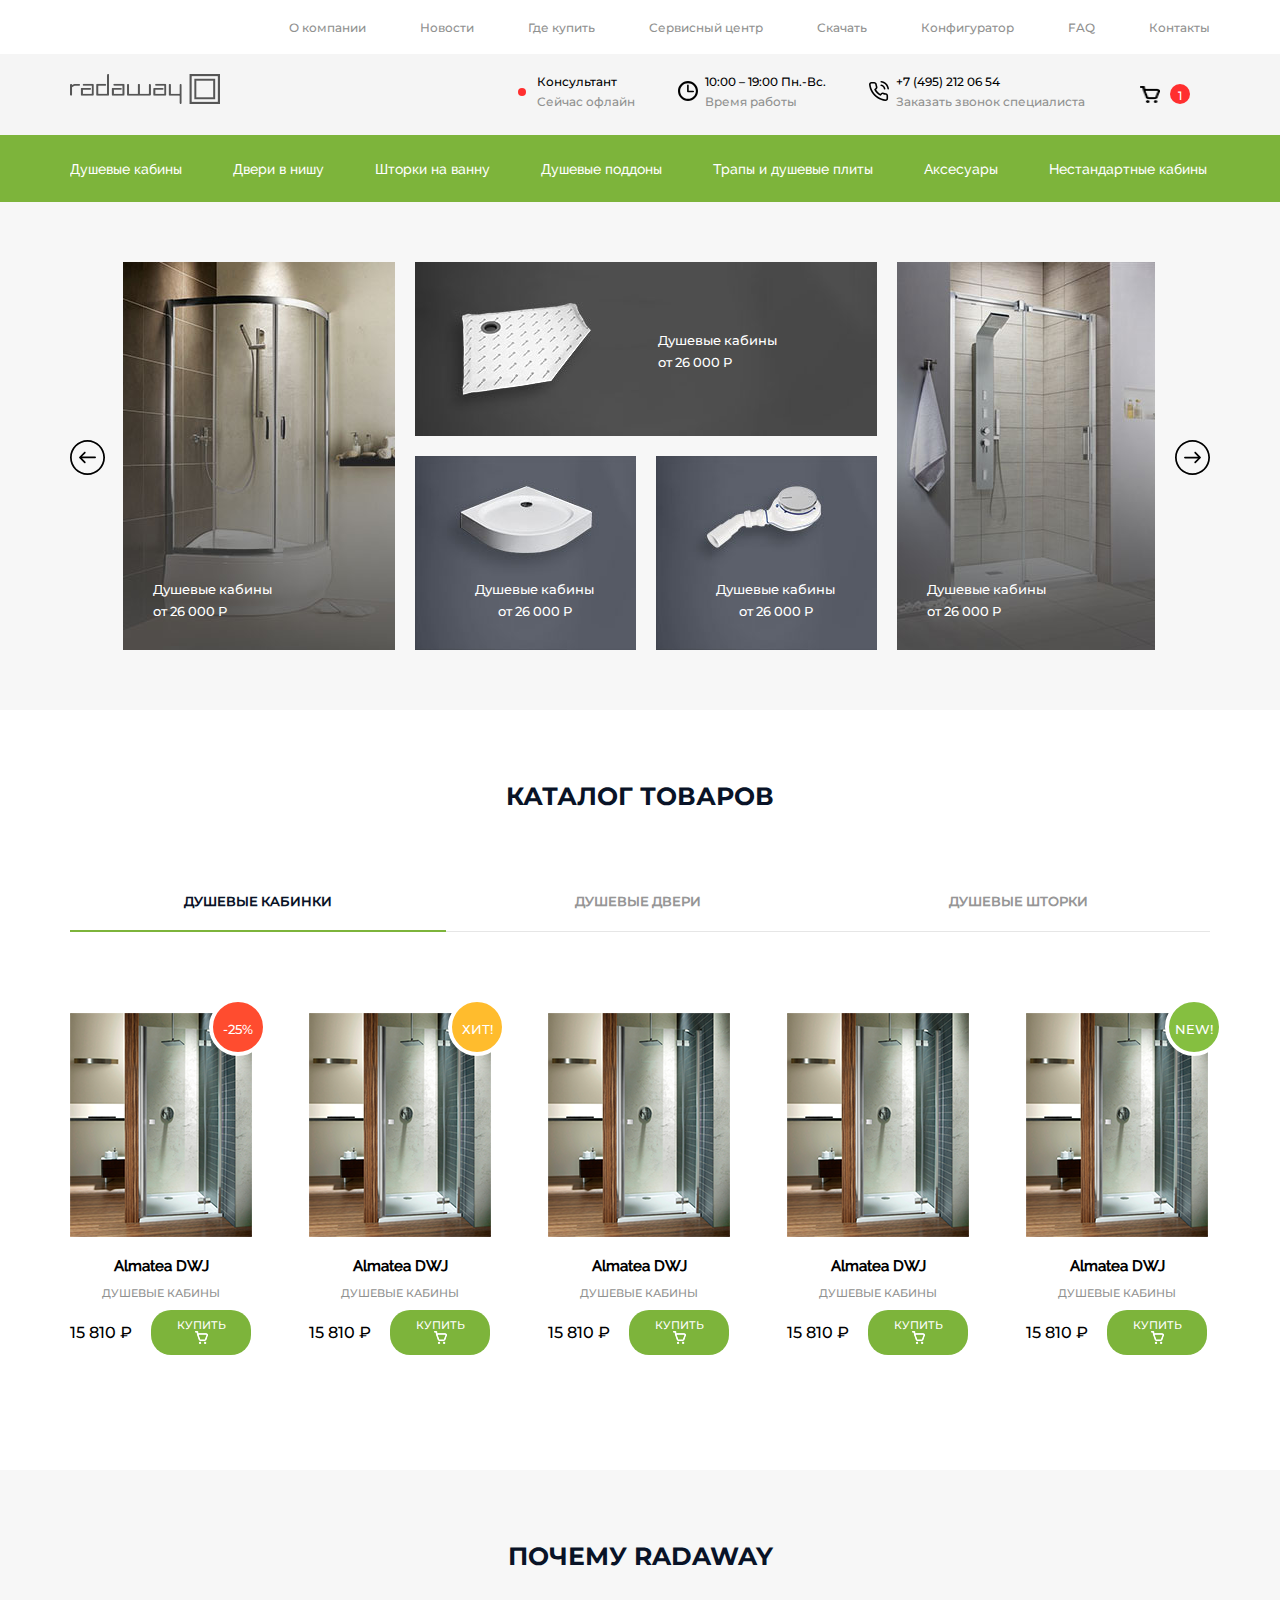
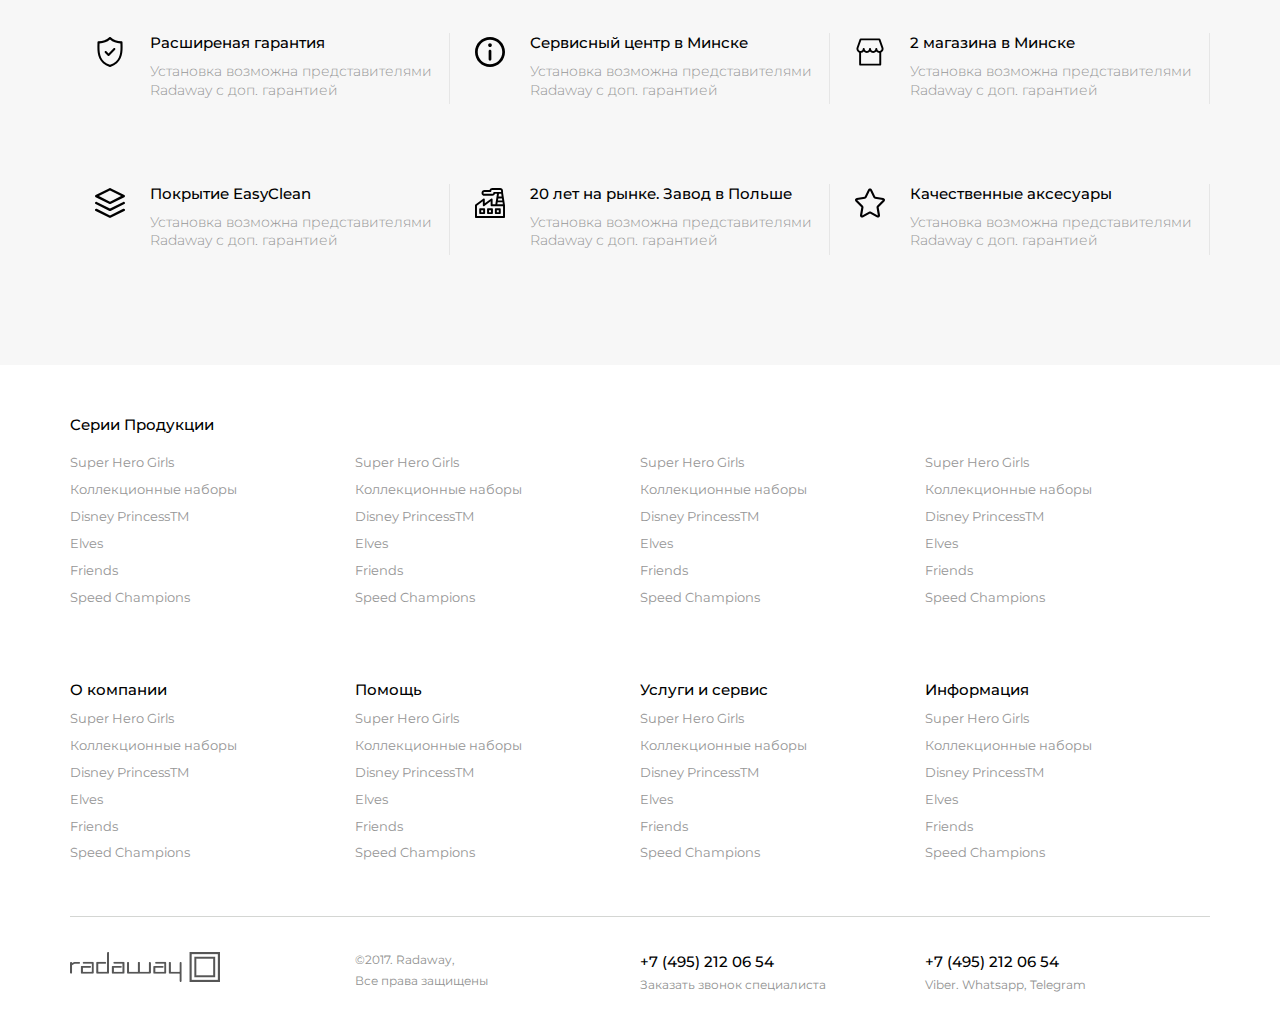
<file: index.html>
<!doctype html>
<html>

<head>
    <meta http-equiv="Content-Type" content="text/html; charset=utf-8">
    <meta http-equiv="X-UA-Compatible" content="IE=edge, chrome=1">
    <title>Main-page</title>
    <meta name="description" content="">
    <!--<base href="">-->
    <!--<link rel="shortcut icon" href="favicon.ico" type="image/x-icon">-->
    <meta name="format-detection" content="telephone=no">
    <meta name="viewport" content="width=device-width, initial-scale=1.0, minimum-scale=1.0, maximum-scale=1.0, user-scalable=no">
    <link rel="stylesheet" href="css/style.css">
</head>
    <body>
        <div class="wrapper">
            <header class="header">
                <div class="sub-header">
                    <div class="in-box">
                        <ul>
                            <li><a href="#">О компании</a></li>
                            <li><a href="#">Новости</a></li>
                            <li><a href="#">Где купить</a></li>
                            <li><a href="#">Сервисный центр</a></li>
                            <li><a href="#">Скачать</a></li>
                            <li><a href="#">Конфигуратор</a></li>
                            <li><a href="#">FAQ</a></li>
                            <li><a href="#">Контакты</a></li>
                        </ul>
                    </div>
                </div>
                <div class="main-header">
                    <div class="in-box clearfix">
                        <a href="#" class="logo"></a>
                        <div class="info-container">
                            <div class="info-block">
                                <span class="icon-info  online"></span>
                                <p class="title-style">Консультант</p>
                                <p>Сейчас офлайн</p>
                            </div>
                            <div class="info-block">
                                <span class="icon-info clock"></span>
                                <p class="title-style">10:00 – 19:00 Пн.-Вс.</p>
                                <p>Время работы</p>
                            </div>
                            <div class="info-block">
                                 <span class="icon-info phone"></span>
                                <p class="title-style">+7 (495) 212 06 54</p>
                                <p>Заказать звонок специалиста</p>
                            </div>
                            <div class="info-block product-quantity">
                                 <span class="chip_basket">
                                     <!--<img src="images/cart_icon.png" alt="">-->
                                 </span>
                                <span class="counts">1</span>
                            </div>
                        </div>
                    </div>
                </div>
            </header>
            <nav class="navigation">
                <div class="in-box">
                    <ul>
                        <li><a href="">Душевые кабины</a></li>
                        <li><a href="">Двери в нишу</a></li>
                        <li><a href="">Шторки на ванну</a></li>
                        <li><a href="">Душевые поддоны</a></li>
                        <li><a href="">Трапы и душевые плиты</a></li>
                        <li><a href="">Аксесуары</a></li>
                        <li><a href="">Нестандартные кабины</a></li>
                    </ul>
                </div>
            </nav>

            <div class="banner">
                <div class="in-box">
                    <div class="arrows-container">
                        <span class="arrow arrow-previous"></span>
                        <span class="arrow arrow-next active"></span>
                    </div>
                    <ul class="banner-categories">
                        <li>
                            <a href="#">
                                <img src="images/banner_img.jpg" alt="">
                            </a>
                            <p class="txt">
                                <a href="#">
                                    <span class="title-style">Душевые кабины </span>
                                    <span>от 26 000 Р</span>
                                </a>
                            </p>
                        </li>
                        <li class="center-item">
                            <ul>
                                <li>
                                    <a href="#" class="full-width">
                                        <img src="images/banner-img3.jpg" alt="">
                                    </a>
                                    <p class="txt">
                                        <a href="#">
                                            <span class="title-style">Душевые кабины </span>
                                            <span>от 26 000 Р</span>
                                        </a>
                                    </p>
                                </li>
                                <li>
                                    <a href="#">
                                        <img src="images/banner-img4.jpg" alt="">
                                    </a>
                                    <p class="txt">
                                        <a href="#">
                                            <span class="title-style">Душевые кабины </span>
                                            <span>от 26 000 Р</span>
                                        </a>
                                    </p>
                                </li>
                                <li>
                                    <a href="#">
                                        <img src="images/banner-img5.jpg" alt="">
                                    </a>
                                    <p class="txt">
                                        <a href="#">
                                            <span class="title-style">Душевые кабины </span>
                                            <span>от 26 000 Р</span>
                                        </a>
                                    </p>
                                </li>
                            </ul>
                        </li>
                        <li>
                            <a href="#">
                                <img src="images/banner-img2.jpg" alt="">
                            </a>
                            <p class="txt">
                                <a href="#">
                                    <span class="title-style">Душевые кабины </span>
                                    <span>от 26 000 Р</span>
                                </a>
                            </p>
                        </li>
                    </ul>
                </div>
            </div>
            <div class="section products">
                <div class="in-box">
                    <span class="section-title">каталог товаров</span>
                    <div class="tabs">
                        <span class="active">Душевые кабинки</span>
                        <span>Душевые двери</span>
                        <span>Душевые шторки</span>
                    </div>
                    <ul class="products-list">
                        <li>
                            <a href="#" class="image-link">
                                <img src="images/product.png" alt="">
                                <span class="tag percentage">-25%</span>
                            </a>
                            <p class="name">
                                <a href="#">Almatea DWJ</a>
                            </p>
                            <p class="desc">Душевые кабины</p>
                            <p class="align-container">
                                <span class="price">15 810 ₽</span>
                                <a class="btn btn-buy">
                                    Купить
                                    <span class="chip-basket"></span>
                                </a>
                            </p>

                        </li>
                        <li>
                            <a href="#" class="image-link">
                                <img src="images/product.png" alt="">
                                <span class="tag hit">Хит!</span>
                            </a>
                            <p class="name">
                                <a href="#">Almatea DWJ</a>
                            </p>
                            <p class="desc">Душевые кабины</p>
                            <p class="align-container">
                                <span class="price">15 810 ₽</span>
                                <a class="btn btn-buy">
                                    Купить
                                    <span class="chip-basket"></span>
                                </a>
                            </p>
                        </li>
                        <li>
                            <a href="#" class="image-link">
                                <img src="images/product.png" alt="">
                            </a>
                            <p class="name">
                                <a href="#">Almatea DWJ</a>
                            </p>
                            <p class="desc">Душевые кабины</p>
                            <p class="align-container">
                                <span class="price">15 810 ₽</span>
                                <a class="btn btn-buy">
                                    Купить
                                    <span class="chip-basket"></span>
                                </a>
                            </p>
                        </li>
                        <li>
                            <a href="#" class="image-link">
                                <img src="images/product.png" alt="">
                            </a>
                            <p class="name">
                                <a href="#">Almatea DWJ</a>
                            </p>
                            <p class="desc">Душевые кабины</p>
                            <p class="align-container">
                                <span class="price">15 810 ₽</span>
                                <a class="btn btn-buy">
                                    Купить
                                    <span class="chip-basket"></span>
                                </a>
                            </p>
                        </li>
                        <li class="no-margin-right">
                            <a href="#" class="image-link">
                                <img src="images/product.png" alt="">
                                <span class="tag new">New!</span>
                            </a>
                            <p class="name">
                                <a href="#">Almatea DWJ</a>
                            </p>
                            <p class="desc">Душевые кабины</p>
                            <p class="align-container">
                                <span class="price">15 810 ₽</span>
                                <a class="btn btn-buy">
                                    Купить
                                    <span class="chip-basket"></span>
                                </a>
                            </p>
                        </li>
                    </ul>
                </div>
            </div>
            <div class="section section-advantages">
                <div class="in-box">
                    <span class="section-title">почему radaway</span>
                    <ul class="advantages clearfix">
                        <li>
                            <span class="icon-advantage security"></span>
                            <p class="title title-style">Расширеная гарантия</p>
                            <p class="description">Установка возможна представителями Radaway с доп. гарантией</p>
                        </li>
                        <li>
                            <span class="icon-advantage info">
                                <!--<svg version="1.1" id="Capa_1" xmlns="http://www.w3.org/2000/svg" xmlns:xlink="http://www.w3.org/1999/xlink" x="0px" y="0px" width="30px" height="35px" viewBox="0 0 330 330" style="enable-background:new 0 0 330 330;" xml:space="preserve">-->
                                <!--<g>-->
                                    <!--<path d="M165,0C74.019,0,0,74.02,0,165.001C0,255.982,74.019,330,165,330s165-74.018,165-164.999C330,74.02,255.981,0,165,0z-->
                                         <!--M165,300c-74.44,0-135-60.56-135-134.999C30,90.562,90.56,30,165,30s135,60.562,135,135.001C300,239.44,239.439,300,165,300z"/>-->
                                    <!--<path d="M164.998,70c-11.026,0-19.996,8.976-19.996,20.009c0,11.023,8.97,19.991,19.996,19.991-->
                                        <!--c11.026,0,19.996-8.968,19.996-19.991C184.994,78.976,176.024,70,164.998,70z"/>-->
                                    <!--<path d="M165,140c-8.284,0-15,6.716-15,15v90c0,8.284,6.716,15,15,15c8.284,0,15-6.716,15-15v-90C180,146.716,173.284,140,165,140z"/>-->
                                <!--</g>-->
                                <!--</svg>-->
                            </span>
                            <p class="title title-style">Сервисный центр в Минске</p>
                            <p class="description">Установка возможна представителями Radaway с доп. гарантией</p>
                        </li>
                        <li class="no-border">
                            <span class="icon-advantage store"></span>
                            <p class="title title-style">2 магазина в Минске</p>
                            <p class="description">Установка возможна представителями Radaway с доп. гарантией</p>
                        </li>
                        <li>
                            <span class="icon-advantage layers">
                                <!--<svg xmlns="http://www.w3.org/2000/svg" width="30px" height="35px" viewBox="0 0 512.002 512.002"><path d="M500.563 119.845L265.25 2.189a20.685 20.685 0 0 0-18.499 0L11.437 119.845a20.683 20.683 0 0 0 0 36.998L246.751 274.5a20.684 20.684 0 0 0 18.499 0l235.314-117.657a20.682 20.682 0 0 0-.001-36.998zM256.001 232.878L66.933 138.344 256 43.81l189.067 94.534-189.066 94.534zM509.814 364.409c-5.108-10.216-17.533-14.355-27.749-9.25L256.001 468.19 29.936 355.158c-10.216-5.107-22.64-.965-27.748 9.25-5.109 10.217-.967 22.64 9.249 27.749l235.314 117.657a20.684 20.684 0 0 0 18.5.001l235.314-117.657c10.216-5.11 14.357-17.533 9.249-27.749z"/><path d="M509.814 246.751c-5.108-10.216-17.533-14.357-27.749-9.249L256.001 350.534 29.936 237.502c-10.216-5.108-22.64-.967-27.748 9.249-5.109 10.217-.967 22.64 9.249 27.749l235.314 117.657a20.684 20.684 0 0 0 18.5 0L500.564 274.5c10.217-5.109 14.358-17.533 9.25-27.749z"/></svg>-->
                            </span>
                            <p class="title title-style">Покрытие EasyClean</p>
                            <p class="description">Установка возможна представителями Radaway с доп. гарантией</p>
                        </li>
                        <li>
                            <span class="icon-advantage factory"></span>
                            <p class="title title-style">20 лет на рынке. Завод в Польше</p>
                            <p class="description">Установка возможна представителями Radaway с доп. гарантией</p>
                        </li>
                        <li class="no-border">
                            <span class="icon-advantage star"></span>
                            <p class="title title-style">Качественные аксесуары</p>
                            <p class="description">Установка возможна представителями Radaway с доп. гарантией</p>
                        </li>
                    </ul>
                </div>
            </div>
        </div>
        <footer class="footer">
            <div class="in-box">
                <div class="serial-products">
                    <span class="title-style">Cерии Продукции</span>
                    <ul class="menu-list">
                        <li>
                            <ul>
                                <li><a href="">Super Hero Girls</a></li>
                                <li><a href="">Коллекционные наборы</a></li>
                                <li><a href="">Disney PrincessTM</a></li>
                                <li><a href="">Elves</a></li>
                                <li><a href="">Friends</a></li>
                                <li><a href="">Speed Champions</a></li>
                            </ul>
                        </li>
                        <li>
                            <ul>
                                <li><a href="">Super Hero Girls</a></li>
                                <li><a href="">Коллекционные наборы</a></li>
                                <li><a href="">Disney PrincessTM</a></li>
                                <li><a href="">Elves</a></li>
                                <li><a href="">Friends</a></li>
                                <li><a href="">Speed Champions</a></li>
                            </ul>
                        </li>
                        <li>
                            <ul>
                                <li><a href="">Super Hero Girls</a></li>
                                <li><a href="">Коллекционные наборы</a></li>
                                <li><a href="">Disney PrincessTM</a></li>
                                <li><a href="">Elves</a></li>
                                <li><a href="">Friends</a></li>
                                <li><a href="">Speed Champions</a></li>
                            </ul>
                        </li>
                        <li>
                            <ul>
                                <li><a href="">Super Hero Girls</a></li>
                                <li><a href="">Коллекционные наборы</a></li>
                                <li><a href="">Disney PrincessTM</a></li>
                                <li><a href="">Elves</a></li>
                                <li><a href="">Friends</a></li>
                                <li><a href="">Speed Champions</a></li>
                            </ul>
                        </li>
                    </ul>
                    <ul class="menu-list">
                        <li>
                            <ul>
                                <li class="title-style">О компании</li>
                                <li><a href="">Super Hero Girls</a></li>
                                <li><a href="">Коллекционные наборы</a></li>
                                <li><a href="">Disney PrincessTM</a></li>
                                <li><a href="">Elves</a></li>
                                <li><a href="">Friends</a></li>
                                <li><a href="">Speed Champions</a></li>
                            </ul>
                        </li>
                        <li>
                            <ul>
                                <li class="title-style">Помощь</li>
                                <li><a href="">Super Hero Girls</a></li>
                                <li><a href="">Коллекционные наборы</a></li>
                                <li><a href="">Disney PrincessTM</a></li>
                                <li><a href="">Elves</a></li>
                                <li><a href="">Friends</a></li>
                                <li><a href="">Speed Champions</a></li>
                            </ul>
                        </li>
                        <li>
                            <ul>
                                <li class="title-style">Услуги и сервис</li>
                                <li><a href="">Super Hero Girls</a></li>
                                <li><a href="">Коллекционные наборы</a></li>
                                <li><a href="">Disney PrincessTM</a></li>
                                <li><a href="">Elves</a></li>
                                <li><a href="">Friends</a></li>
                                <li><a href="">Speed Champions</a></li>
                            </ul>
                        </li>
                        <li>
                            <ul>
                                <li class="title-style">Информация</li>
                                <li><a href="">Super Hero Girls</a></li>
                                <li><a href="">Коллекционные наборы</a></li>
                                <li><a href="">Disney PrincessTM</a></li>
                                <li><a href="">Elves</a></li>
                                <li><a href="">Friends</a></li>
                                <li><a href="">Speed Champions</a></li>
                            </ul>
                        </li>
                    </ul>
                </div>
                <div class="footer-contacts">
                    <ul class="menu-list contacts">
                        <li>
                            <a href="#" class="logo"></a>
                        </li>
                        <li>
                            <div class="info-block">
                                <p> ©2017. Radaway,</p>
                                <p> Все права защищены</p>
                            </div>
                        </li>
                        <li>
                            <div class="info-block">
                                <p class="title-style">+7 (495) 212 06 54</p>
                                <p>Заказать звонок специалиста</p>
                            </div>
                        </li>
                        <li>
                            <div class="info-block">
                                <p class="title-style">+7 (495) 212 06 54</p>
                                <p>Viber. Whatsapp, Telegram</p>
                            </div>
                        </li>
                    </ul>
                </div>
            </div>
        </footer>
    </body>
</html>
</file>
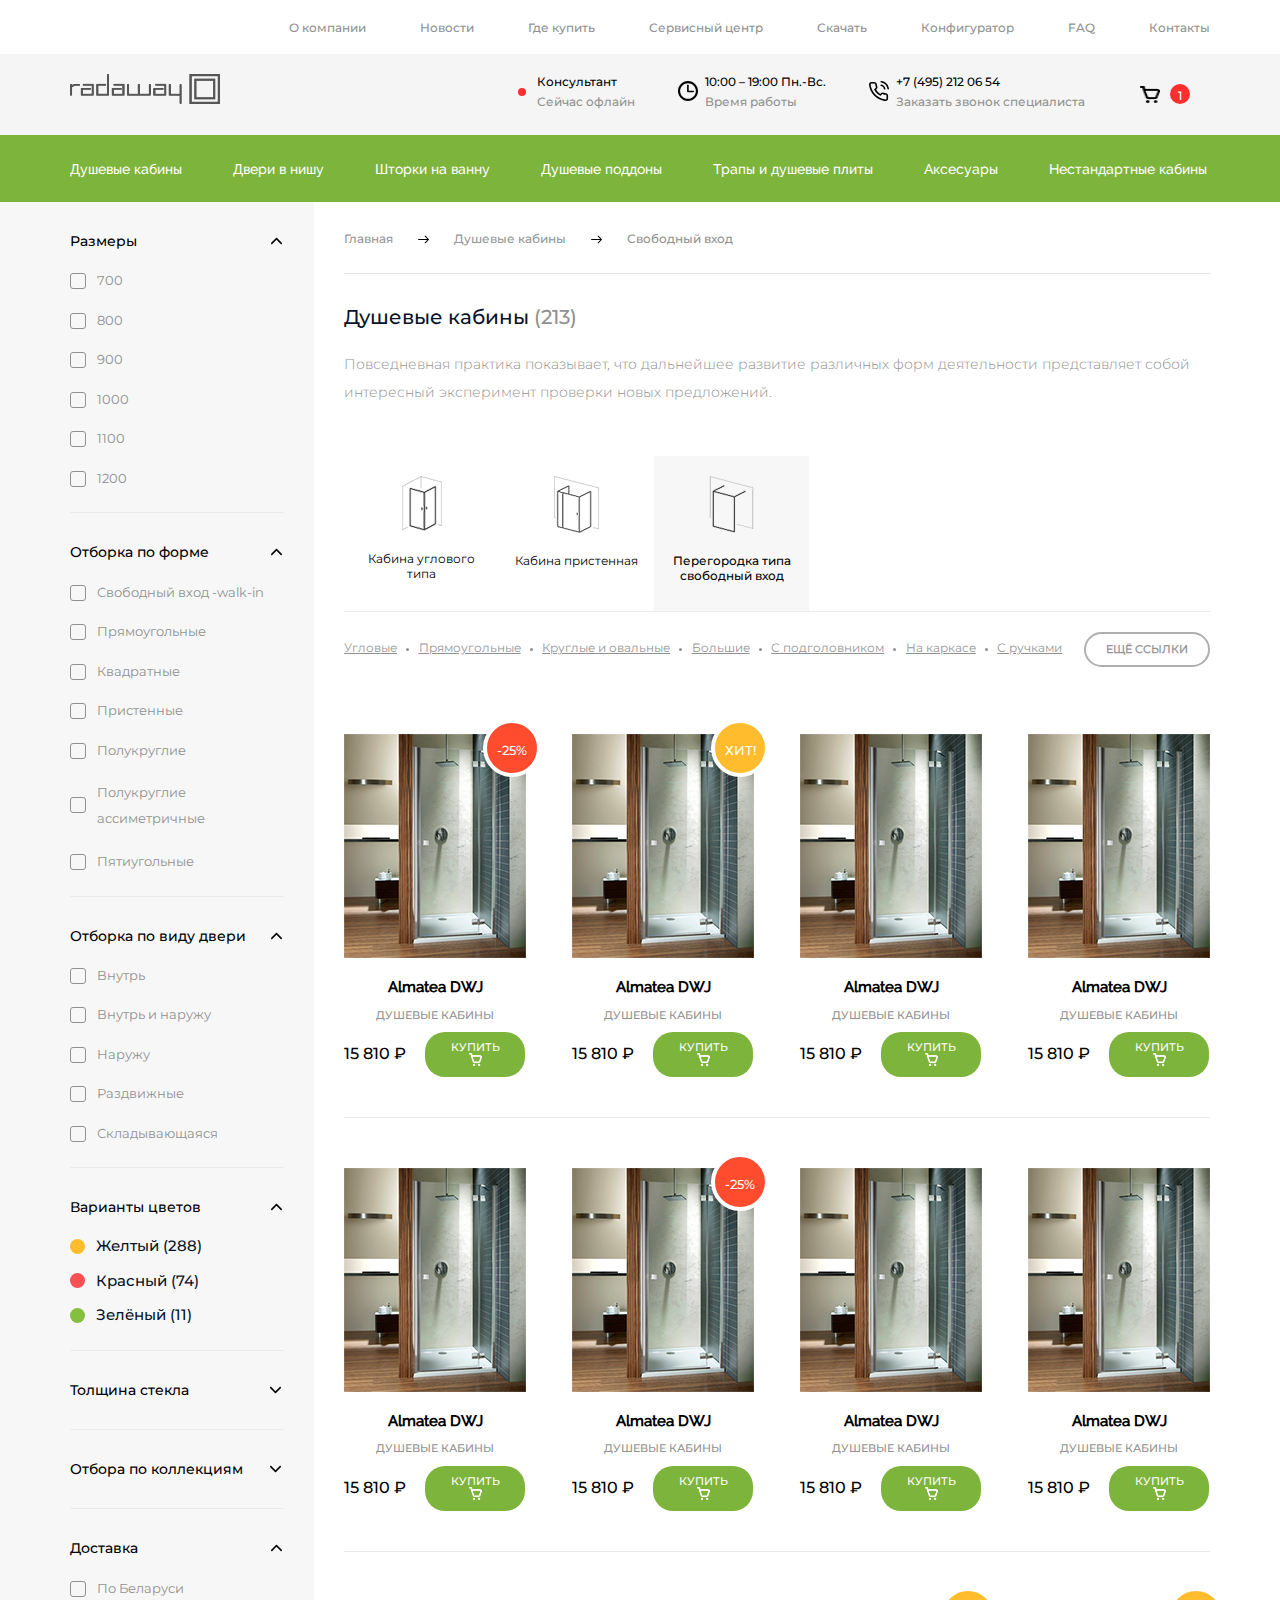
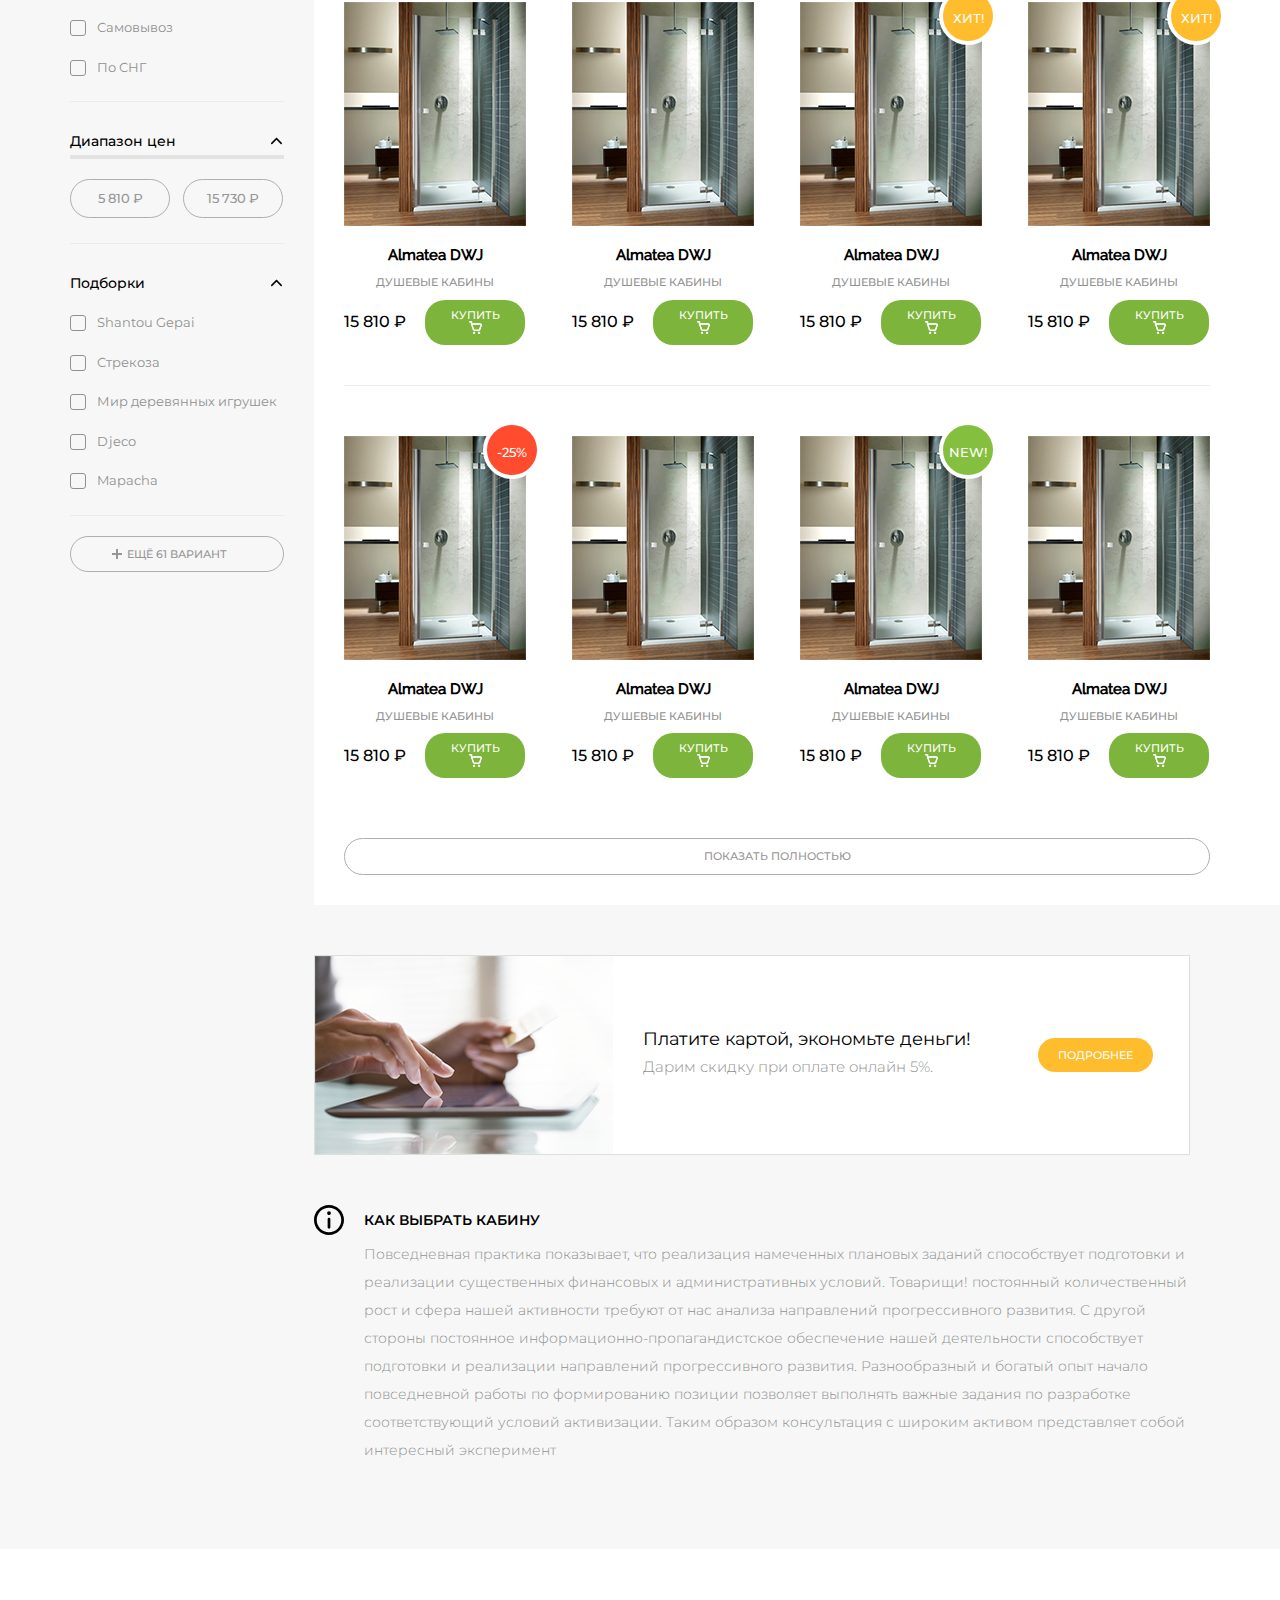
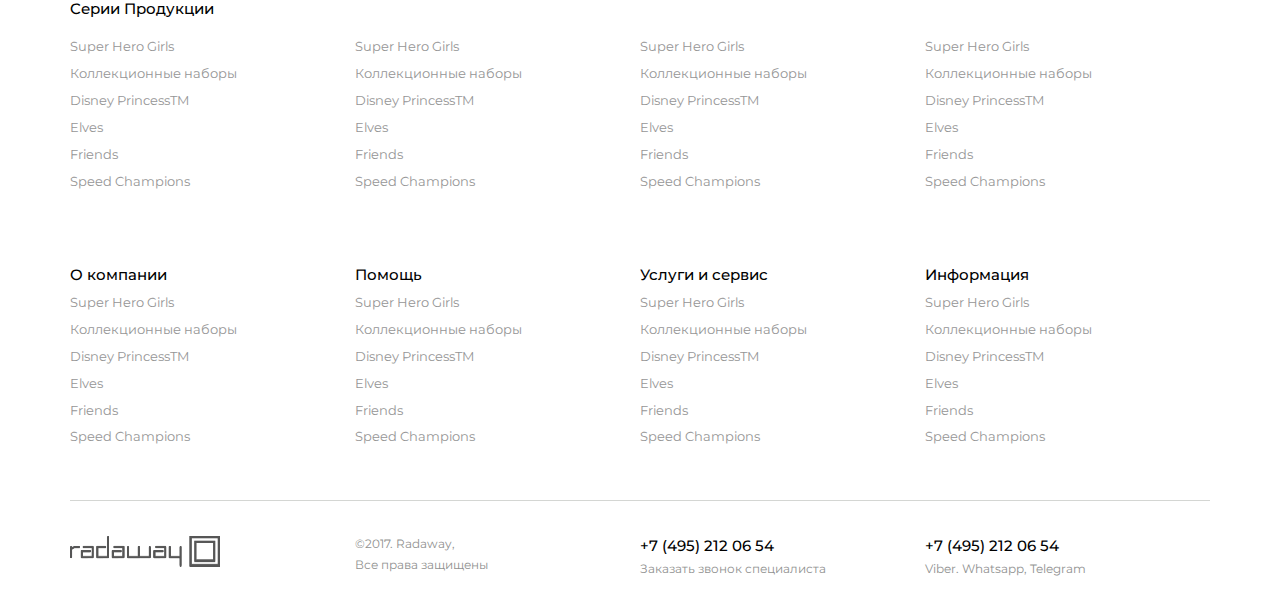
<file: catalog.html>
<!doctype html>
<html>

<head>
	<meta http-equiv="Content-Type" content="text/html; charset=utf-8">
	<meta http-equiv="X-UA-Compatible" content="IE=edge, chrome=1">
	<title>Catalog</title>
	<meta name="description" content="">
	<!--<base href="">-->
	<!--<link rel="shortcut icon" href="favicon.ico" type="image/x-icon">-->
	<meta name="format-detection" content="telephone=no">
	<meta name="viewport" content="width=device-width, initial-scale=1.0, minimum-scale=1.0, maximum-scale=1.0, user-scalable=no">
	<link rel="stylesheet" href="css/style.css">
</head>

<body>
<div class="wrapper">
	<header class="header">
		<div class="sub-header">
			<div class="in-box">
				<ul>
					<li><a href="#">О компании</a></li>
					<li><a href="#">Новости</a></li>
					<li><a href="#">Где купить</a></li>
					<li><a href="#">Сервисный центр</a></li>
					<li><a href="#">Скачать</a></li>
					<li><a href="#">Конфигуратор</a></li>
					<li><a href="#">FAQ</a></li>
					<li><a href="#">Контакты</a></li>
				</ul>
			</div>
		</div>
		<div class="main-header">
			<div class="in-box clearfix">
				<a href="#" class="logo">
					<img src="images/logo.png" alt="">
				</a>
				<div class="info-container">
					<div class="info-block">
						<span class="icon-info  online"></span>
						<p class="title-style">Консультант</p>
						<p>Сейчас офлайн</p>
					</div>
					<div class="info-block">
						<span class="icon-info clock"></span>
						<p class="title-style">10:00 – 19:00 Пн.-Вс.</p>
						<p>Время работы</p>
					</div>
					<div class="info-block">
						 <span class="icon-info phone"></span>
						<p class="title-style">+7 (495) 212 06 54</p>
						<p>Заказать звонок специалиста</p>
					</div>
					<div class="info-block product-quantity">
						 <span class="chip_basket"></span>
						<span class="counts">1</span>
					</div>
				</div>
			</div>
		</div>
	</header>
	<nav class="navigation">
		<div class="in-box">
			<ul>
				<li><a href="">Душевые кабины</a></li>
				<li><a href="">Двери в нишу</a></li>
				<li><a href="">Шторки на ванну</a></li>
				<li><a href="">Душевые поддоны</a></li>
				<li><a href="">Трапы и душевые плиты</a></li>
				<li><a href="">Аксесуары</a></li>
				<li><a href="">Нестандартные кабины</a></li>
			</ul>
		</div>
	</nav>
	<div class="main-content">
		<div class="in-box">
			<div class="col left-aside">
				<div class="filter-box open">
					<p class="title-style">Размеры
						<span class="filter-arrow-icon"></span>
					</p>
					<div class="custom-checkbox">
						<label>
							<input type="checkbox">
							<i class="icon-checkmark">
								<span class="icon-checked"></span>
							</i>
							<span>700</span>
						</label>
					</div>
					<div class="custom-checkbox">
						<label>
							<input type="checkbox">
							<i class="icon-checkmark">
								<span class="icon-checked"></span>
							</i>
							<span>800</span>
						</label>
					</div>
					<div class="custom-checkbox">
						<label>
							<input type="checkbox">
							<i class="icon-checkmark">
								<span class="icon-checked"></span>
							</i>
							<span>900</span>
						</label>
					</div>
					<div class="custom-checkbox">
						<label>
							<input type="checkbox">
							<i class="icon-checkmark">
								<span class="icon-checked"></span>
							</i>
							<span>1000</span>
						</label>
					</div>
					<div class="custom-checkbox">
						<label>
							<input type="checkbox">
							<i class="icon-checkmark">
								<span class="icon-checked"></span>
							</i>
							<span>1100</span>
						</label>
					</div>
					<div class="custom-checkbox">
						<label>
							<input type="checkbox">
							<i class="icon-checkmark">
								<span class="icon-checked"></span>
							</i>
							<span>1200</span>
						</label>
					</div>
				</div>
				<div class="filter-box open">
					<p class="title-style">Отборка по форме
						<span class="filter-arrow-icon"></span>
					</p>
					<div class="custom-checkbox">
						<label>
							<input type="checkbox">
							<i class="icon-checkmark">
								<span class="icon-checked"></span>
							</i>
							<span>Свободный вход -walk-in</span>
						</label>
					</div>
					<div class="custom-checkbox">
						<label>
							<input type="checkbox">
							<i class="icon-checkmark">
								<span class="icon-checked"></span>
							</i>
							<span>Прямоугольные</span>
						</label>
					</div>
					<div class="custom-checkbox">
						<label>
							<input type="checkbox">
							<i class="icon-checkmark">
								<span class="icon-checked"></span>
							</i>
							<span>Квадратные</span>
						</label>
					</div>
					<div class="custom-checkbox">
						<label>
							<input type="checkbox">
							<i class="icon-checkmark">
								<span class="icon-checked"></span>
							</i>
							<span>Пристенные</span>
						</label>
					</div>
					<div class="custom-checkbox">
						<label>
							<input type="checkbox">
							<i class="icon-checkmark">
								<span class="icon-checked"></span>
							</i>
							<span>Полукруглие</span>
						</label>
					</div>
					<div class="custom-checkbox">
						<label>
							<input type="checkbox">
							<i class="icon-checkmark">
								<span class="icon-checked"></span>
							</i>
							<span class="double-line">Полукруглие <br> ассиметричные</span>
						</label>
					</div>
					<div class="custom-checkbox">
						<label>
							<input type="checkbox">
							<i class="icon-checkmark">
								<span class="icon-checked"></span>
							</i>
							<span>Пятиугольные</span>
						</label>
					</div>
				</div>
				<div class="filter-box open">
					<p class="title-style">Отборка по виду двери
						<span class="filter-arrow-icon"></span>
					</p>
					<div class="custom-checkbox">
						<label>
							<input type="checkbox">
							<i class="icon-checkmark">
								<span class="icon-checked"></span>
							</i>
							<span>Внутрь</span>
						</label>
					</div>
					<div class="custom-checkbox">
						<label>
							<input type="checkbox">
							<i class="icon-checkmark">
								<span class="icon-checked"></span>
							</i>
							<span>Внутрь и наружу</span>
						</label>
					</div>
					<div class="custom-checkbox">
						<label>
							<input type="checkbox">
							<i class="icon-checkmark">
								<span class="icon-checked"></span>
							</i>
							<span>Наружу</span>
						</label>
					</div>
					<div class="custom-checkbox">
						<label>
							<input type="checkbox">
							<i class="icon-checkmark">
								<span class="icon-checked"></span>
							</i>
							<span>Раздвижные</span>
						</label>
					</div>
					<div class="custom-checkbox">
						<label>
							<input type="checkbox">
							<i class="icon-checkmark">
								<span class="icon-checked"></span>
							</i>
							<span>Складывающаяся</span>
						</label>
					</div>
				</div>
				<div class="filter-box open">
					<p class="title-style">Варианты цветов
						<span class="filter-arrow-icon"></span>
					</p>
					<div class="color-choice parameters">
						<div class="row">
							<div class="custom-radio">
								<label>
									<input type="radio" name="color">
									<i class="yellow"></i>
									<span>Желтый</span>
									<span class="color-choice-number">(288)</span>
								</label>
							</div>
							<div class="custom-radio">
								<label>
									<input type="radio" name="color">
									<i class="red"></i>
									<span>Красный</span>
									<span class="color-choice-number">(74)</span>
								</label>
							</div>
							<div class="custom-radio">
								<label>
									<input type="radio" name="color">
									<i class="green"></i>
									<span>Зелёный</span>
									<span class="color-choice-number">(11)</span>
								</label>
							</div>
						</div>
					</div>
				</div>
				<div class="filter-box">
					<p class="title-style">Толщина стекла
						<span class="filter-arrow-icon"></span>
					</p>
				</div>
				<div class="filter-box">
					<p class="title-style">Отбора по коллекциям
						<span class="filter-arrow-icon"></span>
					</p>
				</div>
				<div class="filter-box open">
					<p class="title-style">Доставка
						<span class="filter-arrow-icon"></span>
					</p>
					<div class="custom-checkbox">
						<label>
							<input type="checkbox">
							<i class="icon-checkmark">
								<span class="icon-checked"></span>
							</i>
							<span>По Беларуси</span>
						</label>
					</div>
					<div class="custom-checkbox">
						<label>
							<input type="checkbox">
							<i class="icon-checkmark">
								<span class="icon-checked"></span>
							</i>
							<span>Самовывоз</span>
						</label>
					</div>
					<div class="custom-checkbox">
						<label>
							<input type="checkbox">
							<i class="icon-checkmark">
								<span class="icon-checked"></span>
							</i>
							<span>По СНГ</span>
						</label>
					</div>

				</div>
				<div class="filter-box open">
					<p class="title-style">Диапазон цен
						<span class="filter-arrow-icon"></span>
					</p>
					<div class="parameters">
						<div class="range-line"></div>
						<a href="#" class="btn transparent">5 810 ₽</a>
						<a href="#" class="btn transparent">15 730 ₽</a>
					</div>
				</div>
				<div class="filter-box open">
					<p class="title-style">Подборки
						<span class="filter-arrow-icon"></span>
					</p>
					<div class="custom-checkbox">
						<label>
							<input type="checkbox">
							<i class="icon-checkmark">
								<span class="icon-checked"></span>
							</i>
							<span>Shantou Gepai</span>
						</label>
					</div>
					<div class="custom-checkbox">
						<label>
							<input type="checkbox">
							<i class="icon-checkmark">
								<span class="icon-checked"></span>
							</i>
							<span>Стрекоза</span>
						</label>
					</div>
					<div class="custom-checkbox">
						<label>
							<input type="checkbox">
							<i class="icon-checkmark">
								<span class="icon-checked"></span>
							</i>
							<span>Мир деревянных игрушек</span>
						</label>
					</div>
					<div class="custom-checkbox">
						<label>
							<input type="checkbox">
							<i class="icon-checkmark">
								<span class="icon-checked"></span>
							</i>
							<span>Djeco</span>
						</label>
					</div>
					<div class="custom-checkbox">
						<label>
							<input type="checkbox">
							<i class="icon-checkmark">
								<span class="icon-checked"></span>
							</i>
							<span>Mapacha</span>
						</label>
					</div>
				</div>
				<a href="#" class="btn transparent">
					<span class="plus">ещё 61 вариант</span>
				</a>
			</div>
			<div class="col main-col">
				<div class="breadcrumbs">
					<span><a href="#">Главная</a></span>
					<span class="breadcrumbs-icon"></span>
					<span><a href="#">Душевые кабины</a></span>
					<span class="breadcrumbs-icon"></span>
					<span>Свободный вход</span>
				</div>
				<div class="product-range">
					<p class="title-style">
						Душевые кабины
						<span class="range-number">(213)</span>
					</p>
					<p class="text-format">Повседневная практика показывает, что дальнейшее развитие различных форм деятельности представляет собой интересный эксперимент проверки новых предложений.</p>
				</div>
				<div>
					<ul class="product-type">
						<li>
							<span class="type-icon">
								<img src="images/product-type.png" alt="">
							</span>
							<p class="type-title">Кабина углового типа</p>
						</li>
						<li>
							<span class="type-icon">
								<img src="images/product-type2.png" alt="">
							</span>
							<p class="type-title">Кабина пристенная</p>
						</li>
						<li class="active">
							<span class="type-icon">
								<img src="images/product-type3.png" alt="">
							</span>
							<p class="type-title">Перегородка типа свободный вход</p>
						</li>
					</ul>
				</div>
				<div class="type-categories-list">
					<span class="item"><a href="#">Угловые</a></span>
					<span class="item"><a href="#">Прямоугольные</a></span>
					<span class="item"><a href="#">Круглые и овальные</a></span>
					<span class="item"><a href="#">Большие</a></span>
					<span class="item"><a href="#">С подголовником</a></span>
					<span class="item"><a href="#">На каркасе</a></span>
					<span class="item no-dot"><a href="#">С ручками</a></span>
					<span class="item-btn"><a href="#" class="btn transparent">ещё ссылки</a></span>
				</div>
				<div class="section">
					<ul class="products-list catalog-list clearfix">
						<li>
							<a href="#" class="image-link">
								<img src="images/product.png" alt="">
								<span class="tag percentage">-25%</span>
							</a>
							<p class="name">
								<a href="#">Almatea DWJ</a>
							</p>
							<p class="desc">Душевые кабины</p>
							<p class="align-container">
								<span class="price">15 810 ₽</span>
								 <a class="btn btn-buy">
									Купить
									<span class="chip-basket"></span>
								</a>
							</p>
						</li>
						<li>
							<a href="#" class="image-link">
								<img src="images/product.png" alt="">
								<span class="tag hit">Хит!</span>
							</a>
							<p class="name">
								<a href="#">Almatea DWJ</a>
							</p>
							<p class="desc">Душевые кабины</p>
							<p class="align-container">
								<span class="price">15 810 ₽</span>
								 <a class="btn btn-buy">
									Купить
									<span class="chip-basket"></span>
								</a>
							</p>
						</li>
						<li>
							<a href="#" class="image-link">
								<img src="images/product.png" alt="">
							</a>
							<p class="name">
								<a href="#">Almatea DWJ</a>
							</p>
							<p class="desc">Душевые кабины</p>
							<p class="align-container">
								<span class="price">15 810 ₽</span>
								 <a class="btn btn-buy">
									Купить
									<span class="chip-basket"></span>
								</a>
							</p>
						</li>
						<li class="no-margin-right">
							<a href="#" class="image-link">
								<img src="images/product.png" alt="">
							</a>
							<p class="name">
								<a href="#">Almatea DWJ</a>
							</p>
							<p class="desc">Душевые кабины</p>
							<p class="align-container">
								<span class="price">15 810 ₽</span>
								 <a class="btn btn-buy">
									Купить
									<span class="chip-basket"></span>
								</a>
							</p>
						</li>
						<li class="separator"></li>
						<li>
							<a href="#" class="image-link">
								<img src="images/product.png" alt="">
							</a>
							<p class="name">
								<a href="#">Almatea DWJ</a>
							</p>
							<p class="desc">Душевые кабины</p>
							<p class="align-container">
								<span class="price">15 810 ₽</span>
								 <a class="btn btn-buy">
									Купить
									<span class="chip-basket"></span>
								</a>
							</p>
						</li>
						<li>
							<a href="#" class="image-link">
								<img src="images/product.png" alt="">
								<span class="tag percentage">-25%</span>
							</a>
							<p class="name">
								<a href="#">Almatea DWJ</a>
							</p>
							<p class="desc">Душевые кабины</p>
							<p class="align-container">
								<span class="price">15 810 ₽</span>
								 <a class="btn btn-buy">
									Купить
									<span class="chip-basket"></span>
								</a>
							</p>
						</li>
						<li>
							<a href="#" class="image-link">
								<img src="images/product.png" alt="">
							</a>
							<p class="name">
								<a href="#">Almatea DWJ</a>
							</p>
							<p class="desc">Душевые кабины</p>
							<p class="align-container">
								<span class="price">15 810 ₽</span>
								 <a class="btn btn-buy">
									Купить
									<span class="chip-basket"></span>
								</a>
							</p>
						</li>
						<li class="no-margin-right">
							<a href="#" class="image-link">
								<img src="images/product.png" alt="">
							</a>
							<p class="name">
								<a href="#">Almatea DWJ</a>
							</p>
							<p class="desc">Душевые кабины</p>
							<p class="align-container">
								<span class="price">15 810 ₽</span>
								 <a class="btn btn-buy">
									Купить
									<span class="chip-basket"></span>
								</a>
							</p>
						</li>
						<li class="separator"></li>
						<li>
							<a href="#" class="image-link">
								<img src="images/product.png" alt="">
							</a>
							<p class="name">
								<a href="#">Almatea DWJ</a>
							</p>
							<p class="desc">Душевые кабины</p>
							<p class="align-container">
								<span class="price">15 810 ₽</span>
								 <a class="btn btn-buy">
									Купить
									<span class="chip-basket"></span>
								</a>
							</p>
						</li>
						<li>
							<a href="#" class="image-link">
								<img src="images/product.png" alt="">
							</a>
							<p class="name">
								<a href="#">Almatea DWJ</a>
							</p>
							<p class="desc">Душевые кабины</p>
							<p class="align-container">
								<span class="price">15 810 ₽</span>
								 <a class="btn btn-buy">
									Купить
									<span class="chip-basket"></span>
								</a>
							</p>
						</li>
						<li>
							<a href="#" class="image-link">
								<img src="images/product.png" alt="">
								<span class="tag hit">Хит!</span>
							</a>
							<p class="name">
								<a href="#">Almatea DWJ</a>
							</p>
							<p class="desc">Душевые кабины</p>
							<p class="align-container">
								<span class="price">15 810 ₽</span>
								 <a class="btn btn-buy">
									Купить
									<span class="chip-basket"></span>
								</a>
							</p>
						</li>
						<li class="no-margin-right">
							<a href="#" class="image-link">
								<img src="images/product.png" alt="">
								<span class="tag hit">Хит!</span>
							</a>
							<p class="name">
								<a href="#">Almatea DWJ</a>
							</p>
							<p class="desc">Душевые кабины</p>
							<p class="align-container">
								<span class="price">15 810 ₽</span>
								 <a class="btn btn-buy">
									Купить
									<span class="chip-basket"></span>
								</a>
							</p>
						</li>
						<li class="separator"></li>
						<li>
							<a href="#" class="image-link">
								<img src="images/product.png" alt="">
								<span class="tag percentage">-25%</span>
							</a>
							<p class="name">
								<a href="#">Almatea DWJ</a>
							</p>
							<p class="desc">Душевые кабины</p>
							<p class="align-container">
								<span class="price">15 810 ₽</span>
								 <a class="btn btn-buy">
									Купить
									<span class="chip-basket"></span>
								</a>
							</p>
						</li>
						<li>
							<a href="#" class="image-link">
								<img src="images/product.png" alt="">
							</a>
							<p class="name">
								<a href="#">Almatea DWJ</a>
							</p>
							<p class="desc">Душевые кабины</p>
							<p class="align-container">
								<span class="price">15 810 ₽</span>
								 <a class="btn btn-buy">
									Купить
									<span class="chip-basket"></span>
								</a>
							</p>
						</li>
						<li>
							<a href="#" class="image-link">
								<img src="images/product.png" alt="">
								<span class="tag new">New!</span>
							</a>
							<p class="name">
								<a href="#">Almatea DWJ</a>
							</p>
							<p class="desc">Душевые кабины</p>
							<p class="align-container">
								<span class="price">15 810 ₽</span>
								 <a class="btn btn-buy">
									Купить
									<span class="chip-basket"></span>
								</a>
							</p>
						</li>
						<li class="no-margin-right">
							<a href="#" class="image-link">
								<img src="images/product.png" alt="">
							</a>
							<p class="name">
								<a href="#">Almatea DWJ</a>
							</p>
							<p class="desc">Душевые кабины</p>
							<p class="align-container">
								<span class="price">15 810 ₽</span>
								 <a class="btn btn-buy">
									Купить
									<span class="chip-basket"></span>
								</a>
							</p>
						</li>
					</ul>
					<a href="#" class="btn transparent">показать полностью</a>
				</div>
			</div>
		</div>
		<div class="main-content banner-content">
			<div class="in-box">
				<div class="col main-col banner-col">
					<div class="catalog-banner-section">
						<div class="catalog-banner">
							<div class="catalog-banner-img">
								<img src="images/catalog-banner.png" alt="">
							</div>
							<div class="text">
								<p class="title-style">Платите картой, экономьте деньги!</p>
								<p>Дарим скидку при оплате онлайн 5%.</p>
							</div>
							<div class="details">
								<a href="#" class="btn orange">подробнее</a>
							</div>
						</div>
					</div>
					<div class="add-info">
						<p class="title-style">
						<span class="add-info-icon"></span>
						<span class="text">как выбрать кабину</span>
						</p>
						<p class="text-format">Повседневная практика показывает, что реализация намеченных плановых заданий способствует подготовки и реализации существенных финансовых и административных условий. Товарищи! постоянный количественный рост и сфера нашей активности требуют от нас анализа направлений прогрессивного развития. С другой стороны постоянное информационно-пропагандистское обеспечение нашей деятельности способствует подготовки и реализации направлений прогрессивного развития. Разнообразный и богатый опыт начало повседневной работы по формированию позиции позволяет выполнять важные задания по разработке соответствующий условий активизации. Таким образом консультация с широким активом представляет собой интересный эксперимент </p>
					</div>
				</div>
			</div>
		</div>
	</div>
</div>
<footer class="footer">
	<div class="in-box">
		<div class="serial-products">
			<span class="title-style">Cерии Продукции</span>
			<ul class="menu-list">
				<li>
					<ul>
						<li><a href="">Super Hero Girls</a></li>
						<li><a href="">Коллекционные наборы</a></li>
						<li><a href="">Disney PrincessTM</a></li>
						<li><a href="">Elves</a></li>
						<li><a href="">Friends</a></li>
						<li><a href="">Speed Champions</a></li>
					</ul>
				</li>
				<li>
					<ul>
						<li><a href="">Super Hero Girls</a></li>
						<li><a href="">Коллекционные наборы</a></li>
						<li><a href="">Disney PrincessTM</a></li>
						<li><a href="">Elves</a></li>
						<li><a href="">Friends</a></li>
						<li><a href="">Speed Champions</a></li>
					</ul>
				</li>
				<li>
					<ul>
						<li><a href="">Super Hero Girls</a></li>
						<li><a href="">Коллекционные наборы</a></li>
						<li><a href="">Disney PrincessTM</a></li>
						<li><a href="">Elves</a></li>
						<li><a href="">Friends</a></li>
						<li><a href="">Speed Champions</a></li>
					</ul>
				</li>
				<li>
					<ul>
						<li><a href="">Super Hero Girls</a></li>
						<li><a href="">Коллекционные наборы</a></li>
						<li><a href="">Disney PrincessTM</a></li>
						<li><a href="">Elves</a></li>
						<li><a href="">Friends</a></li>
						<li><a href="">Speed Champions</a></li>
					</ul>
				</li>
			</ul>
			<ul class="menu-list">
				<li>
					<ul>
						<li class="title-style">О компании</li>
						<li><a href="">Super Hero Girls</a></li>
						<li><a href="">Коллекционные наборы</a></li>
						<li><a href="">Disney PrincessTM</a></li>
						<li><a href="">Elves</a></li>
						<li><a href="">Friends</a></li>
						<li><a href="">Speed Champions</a></li>
					</ul>
				</li>
				<li>
					<ul>
						<li class="title-style">Помощь</li>
						<li><a href="">Super Hero Girls</a></li>
						<li><a href="">Коллекционные наборы</a></li>
						<li><a href="">Disney PrincessTM</a></li>
						<li><a href="">Elves</a></li>
						<li><a href="">Friends</a></li>
						<li><a href="">Speed Champions</a></li>
					</ul>
				</li>
				<li>
					<ul>
						<li class="title-style">Услуги и сервис</li>
						<li><a href="">Super Hero Girls</a></li>
						<li><a href="">Коллекционные наборы</a></li>
						<li><a href="">Disney PrincessTM</a></li>
						<li><a href="">Elves</a></li>
						<li><a href="">Friends</a></li>
						<li><a href="">Speed Champions</a></li>
					</ul>
				</li>
				<li>
					<ul>
						<li class="title-style">Информация</li>
						<li><a href="">Super Hero Girls</a></li>
						<li><a href="">Коллекционные наборы</a></li>
						<li><a href="">Disney PrincessTM</a></li>
						<li><a href="">Elves</a></li>
						<li><a href="">Friends</a></li>
						<li><a href="">Speed Champions</a></li>
					</ul>
				</li>
			</ul>
		</div>
		<div class="footer-contacts">
			<ul class="menu-list contacts">
				<li>
					<a href="#" class="logo">
						<img src="images/logo.png" alt="">
					</a>
				</li>
				<li>
					<div class="info-block">
						<p> ©2017. Radaway,</p>
						<p> Все права защищены</p>
					</div>
				</li>
				<li>
					<div class="info-block">
						<p class="title-style">+7 (495) 212 06 54</p>
						<p>Заказать звонок специалиста</p>
					</div>
				</li>
				<li>
					<div class="info-block">
						<p class="title-style">+7 (495) 212 06 54</p>
						<p>Viber. Whatsapp, Telegram</p>
					</div>
				</li>
			</ul>
		</div>
	</div>
</footer>
</body>
</html>
</file>
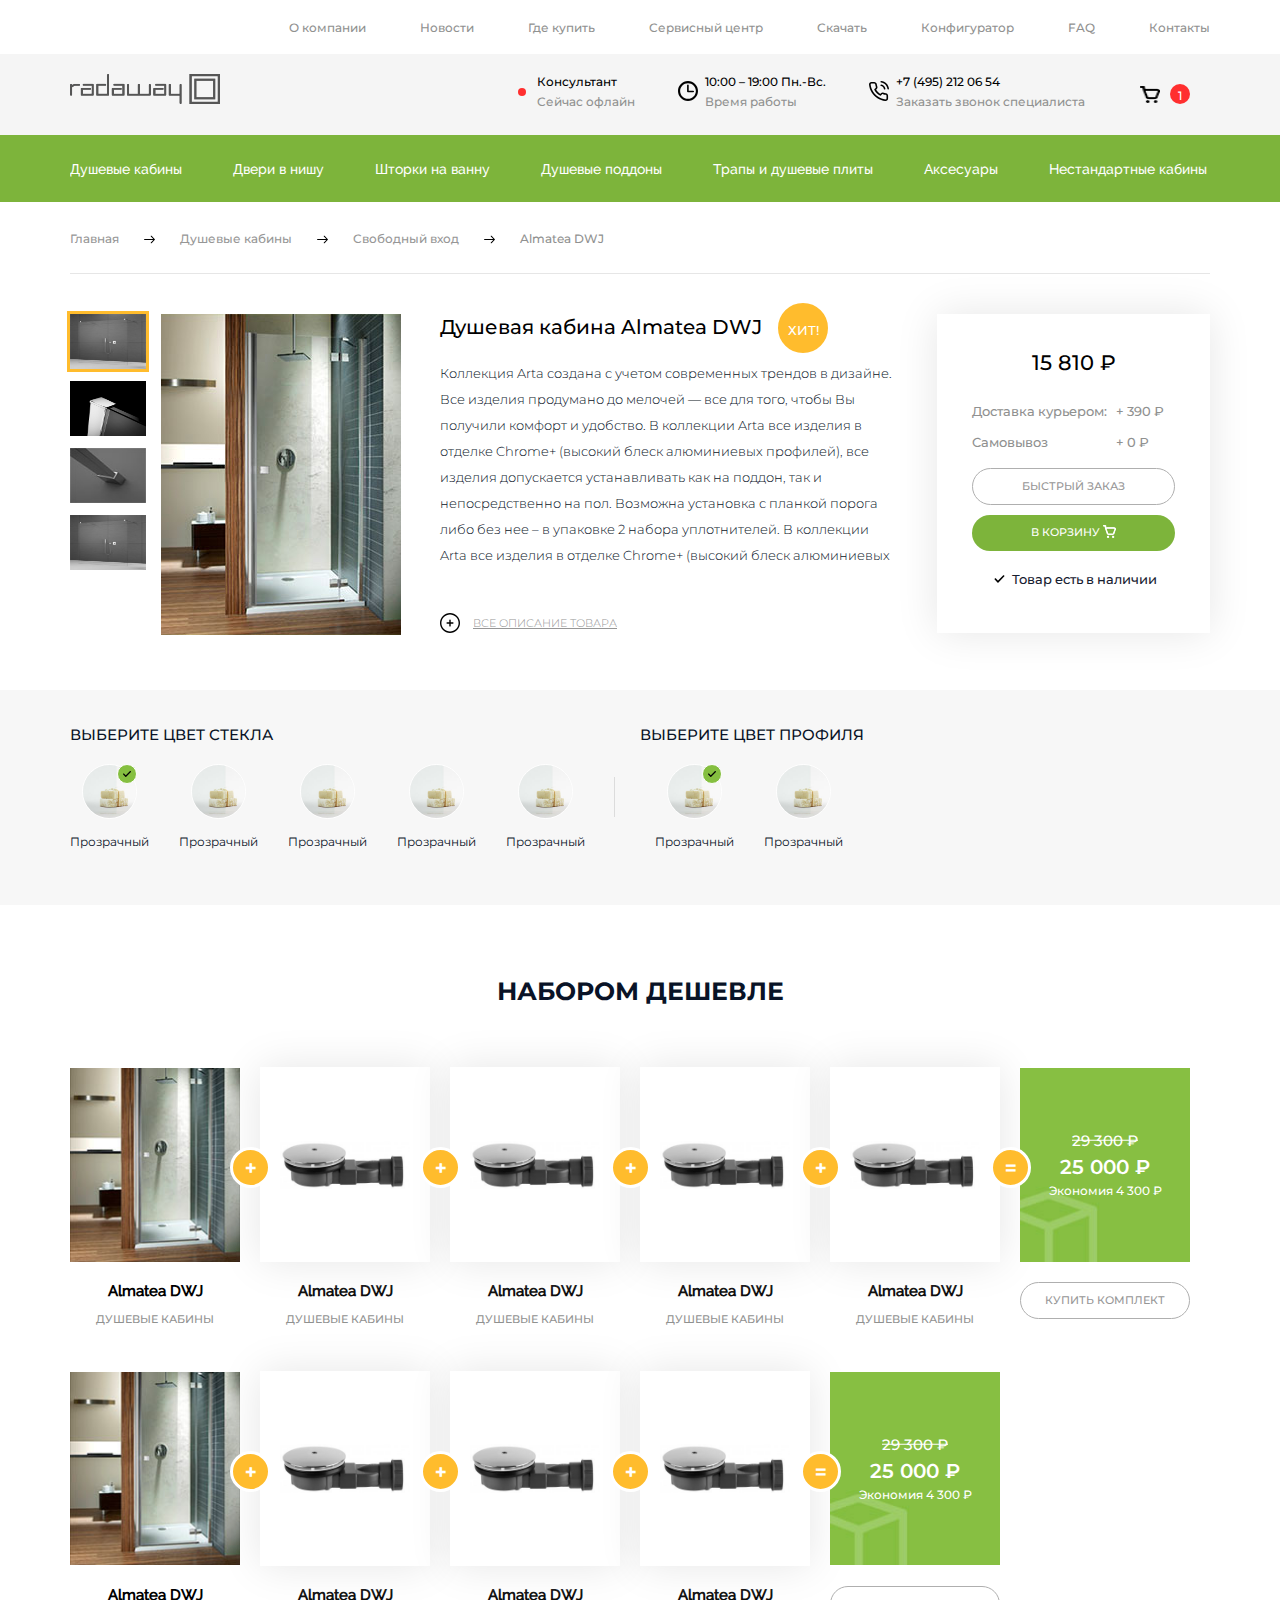
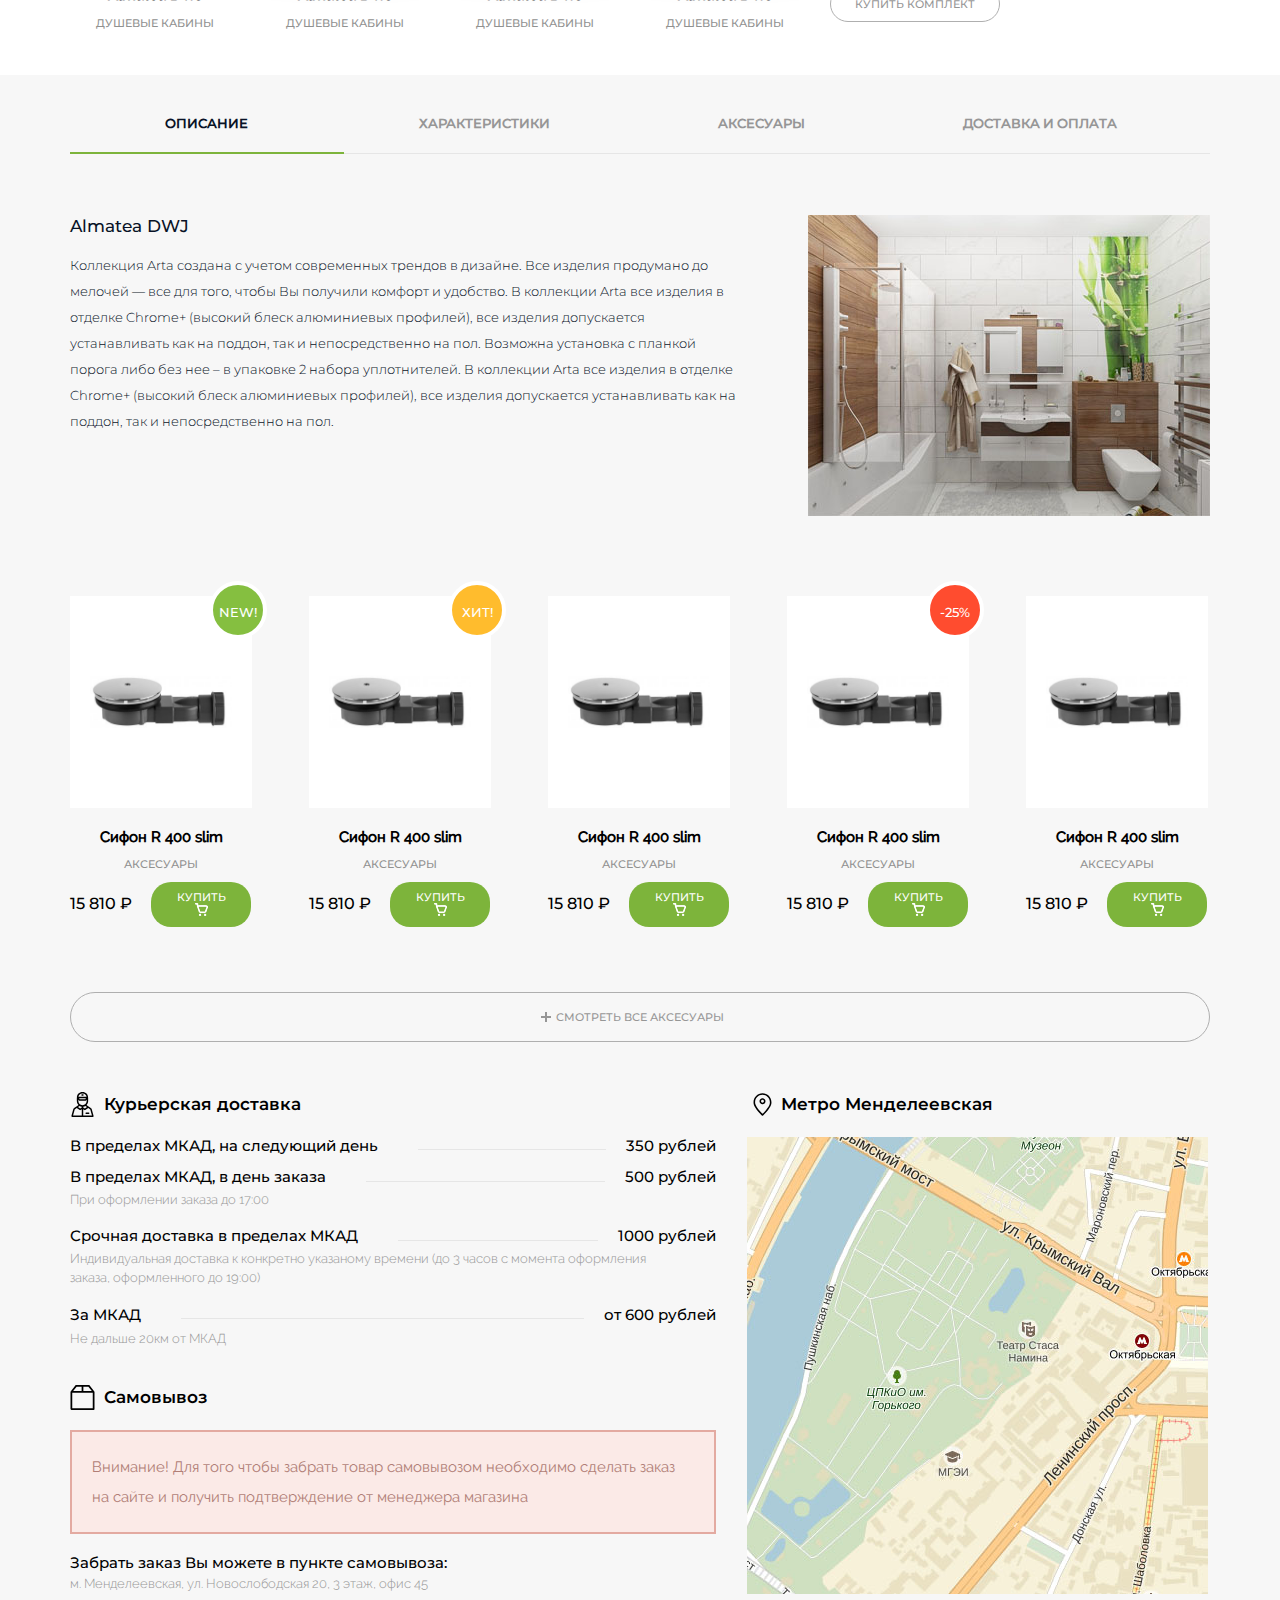
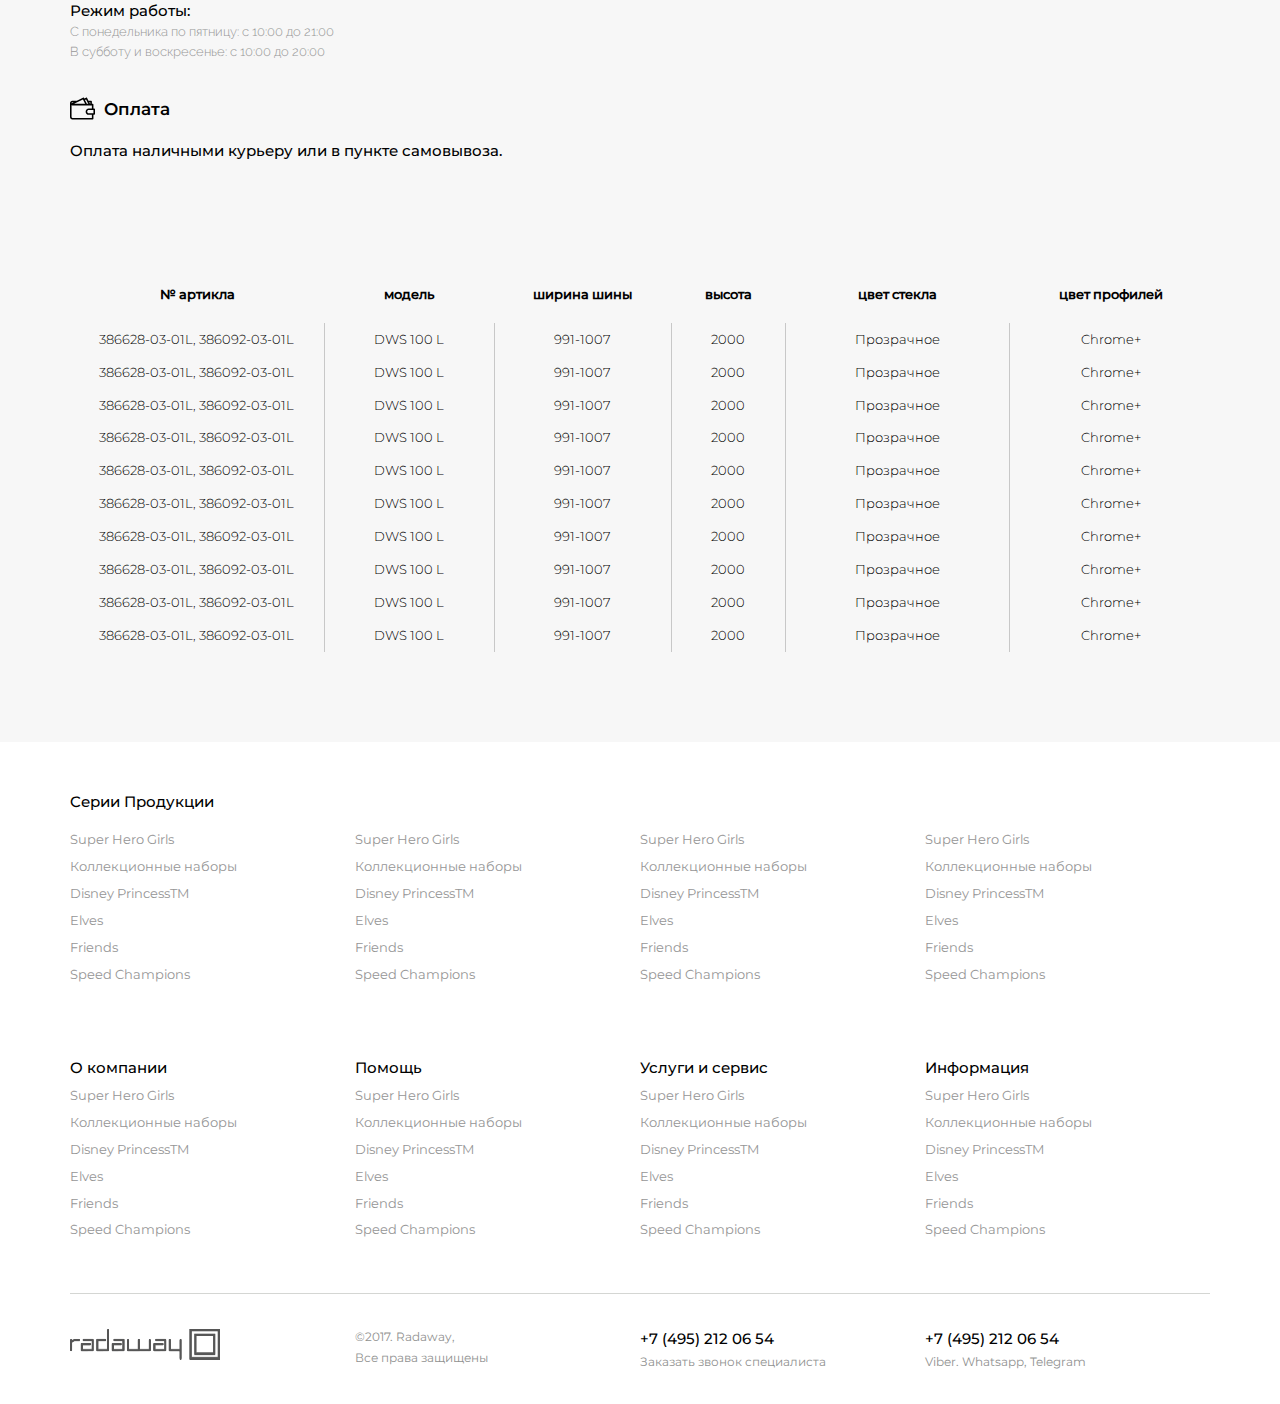
<file: product.html>
<!doctype html>
<html>
<head>
    <meta http-equiv="Content-Type" content="text/html; charset=utf-8">
    <meta http-equiv="X-UA-Compatible" content="IE=edge, chrome=1">
    <title>Product-page</title>
    <meta name="description" content="">
    <!--<base href="">-->
    <!--<link rel="shortcut icon" href="favicon.ico" type="image/x-icon">-->
    <meta name="format-detection" content="telephone=no">
    <meta name="viewport" content="width=device-width, initial-scale=1.0, minimum-scale=1.0, maximum-scale=1.0, user-scalable=no">
    <link rel="stylesheet" href="css/style.css">
</head>

<body>
<div class="wrapper">
    <header class="header">
        <div class="sub-header">
            <div class="in-box">
                <ul>
                    <li><a href="#">О компании</a></li>
                    <li><a href="#">Новости</a></li>
                    <li><a href="#">Где купить</a></li>
                    <li><a href="#">Сервисный центр</a></li>
                    <li><a href="#">Скачать</a></li>
                    <li><a href="#">Конфигуратор</a></li>
                    <li><a href="#">FAQ</a></li>
                    <li><a href="#">Контакты</a></li>
                </ul>
            </div>
        </div>
        <div class="main-header">
            <div class="in-box clearfix">
                <a href="#" class="logo">
                    <img src="images/logo.png" alt="">
                </a>
                <div class="info-container">
                    <div class="info-block">
                        <span class="icon-info  online"></span>
                        <p class="title-style">Консультант</p>
                        <p>Сейчас офлайн</p>
                    </div>
                    <div class="info-block">
                        <span class="icon-info clock"></span>
                        <p class="title-style">10:00 – 19:00 Пн.-Вс.</p>
                        <p>Время работы</p>
                    </div>
                    <div class="info-block">
						<span class="icon-info phone"></span>
                        <p class="title-style">+7 (495) 212 06 54</p>
                        <p>Заказать звонок специалиста</p>
                    </div>
                    <div class="info-block product-quantity">
						 <span class="chip_basket"></span>
                        <span class="counts">1</span>
                    </div>
                </div>
            </div>
        </div>
    </header>
    <nav class="navigation">
        <div class="in-box">
            <ul>
                <li><a href="">Душевые кабины</a></li>
                <li><a href="">Двери в нишу</a></li>
                <li><a href="">Шторки на ванну</a></li>
                <li><a href="">Душевые поддоны</a></li>
                <li><a href="">Трапы и душевые плиты</a></li>
                <li><a href="">Аксесуары</a></li>
                <li><a href="">Нестандартные кабины</a></li>
            </ul>
        </div>
    </nav>
    <div class="in-box">
        <div class="breadcrumbs">
            <span><a href="#">Главная</a></span>
            <span class="breadcrumbs-icon"></span>
            <span><a href="#">Душевые кабины</a></span>
            <span class="breadcrumbs-icon"></span>
            <span><a href="#">Свободный вход</a></span>
            <span class="breadcrumbs-icon"></span>
            <span>Almatea DWJ</span>
        </div>
        <div class="product-card clearfix">
            <div class="product-item order-product">
                <div class="product-label box-shadow-style">
                    <p class="title-price title-style">15 810 ₽</p>
                    <p class="conditions">
                        <span>Доставка курьером:</span>
                        <span>+ 390 ₽</span>
                    </p>
                    <p class="conditions">
                        <span>Самовывоз</span>
                        <span>+ 0 ₽</span>
                    </p>
                    <a href="#" class="btn transparent">быстрый заказ</a>
                    <a href="#" class="btn">
                        в корзину
                        <span class="chip-basket"></span>
                    </a>
                    <p class="product-stock">
						<span class="icon-stock"></span>
                        Товар есть в наличии
                    </p>
                </div>
            </div>
            <div class="product-item product-images">
                <ul class="preview-img-list">
                    <li class="active">
                        <img src="images/preViewImg1.jpg" alt="">
                    </li>
                    <li>
                        <img src="images/preViewImg2.jpg" alt="">
                    </li>
                    <li>
                        <img src="images/preViewImg3.jpg" alt="">
                    </li>
                    <li>
                        <img src="images/preViewImg4.jpg" alt="">
                    </li>
                </ul>
                <img src="images/product1.jpg" alt="">
            </div>
            <div class="product-item product-info">
				<span class="product-title title-style">Душевая кабина Almatea DWJ
					<span class="tag hit">Хит!</span>
				</span>
                <p class="text-format">Коллекция Arta создана с учетом современных трендов в дизайне. Все изделия
                    продумано до мелочей — все для того, чтобы Вы получили комфорт и удобство. В коллекции Arta все
                    изделия в отделке Chrome+ (высокий блеск алюминиевых профилей), все изделия допускается
                    устанавливать как на поддон, так и непосредственно на пол. Возможна установка с планкой порога либо
                    без нее – в упаковке 2 набора уплотнителей. В коллекции Arta все изделия в отделке Chrome+ (высокий
                    блеск алюминиевых</p>
                <p class="full-desc-box">
                    <a href="#">
						<span class="full-desc-icon"></span>
                        <span class="full-desc-link">Все описание товара</span>
                    </a>
                </p>
            </div>
        </div>
    </div>
    <div class="options-choice">
        <div class="in-box clearfix">
            <div class="options-box glass-options">
                <p class="title-style">Выберите цвет стекла</p>
                <ul class="options-list">
                    <li class="no-margin-left">
						<span class="option-img-box">
							<img src="images/choise-option.jpg" alt="">
						</span>
                        <span class="option-name">Прозрачный</span>
                        <span class="tag-checked"></span>
                        <div class="popup-img-box">
                            <img src="images/product-image-preview.jpg" alt="">
                        </div>
                    </li>
                    <li>
						<span class="option-img-box">
							<img src="images/choise-option.jpg" alt="">
						</span>
                        <span class="option-name">Прозрачный</span>
                        <div class="popup-img-box">
                            <img src="images/product-image-preview.jpg" alt="">
                        </div>
                    </li>
                    <li>
						<span class="option-img-box">
							<img src="images/choise-option.jpg" alt="">
						</span>
                        <span class="option-name">Прозрачный</span>
                        <div class="popup-img-box">
                            <img src="images/product-image-preview.jpg" alt="">
                        </div>
                    </li>
                    <li>
						<span class="option-img-box">
							<img src="images/choise-option.jpg" alt="">
						</span>
                        <span class="option-name">Прозрачный</span>
                        <div class="popup-img-box">
                            <img src="images/product-image-preview.jpg" alt="">
                        </div>
                    </li>
                    <li class="no-margin-right">
						<span class="option-img-box">
							<img src="images/choise-option.jpg" alt="">
						</span>
                        <span class="option-name">Прозрачный</span>
                        <div class="popup-img-box">
                            <img src="images/product-image-preview.jpg" alt="">
                        </div>
                    </li>
                </ul>
            </div>
            <div class="options-box profile-options">
                <p>Выберите цвет профиля</p>
				<ul class="options-list">
                    <li>
						<span class="option-img-box">
							<img src="images/choise-option.jpg" alt="">
						</span>
                        <span class="option-name">Прозрачный</span>
                        <span class="tag-checked"></span>
                        <div class="popup-img-box">
                            <img src="images/product-image-preview.jpg" alt="">
                        </div>
                    </li>
                    <li>
						<span class="option-img-box">
							<img src="images/choise-option.jpg" alt="">
						</span>
                        <span class="option-name">Прозрачный</span>
                        <div class="popup-img-box">
                            <img src="images/product-image-preview.jpg" alt="">
                        </div>
                    </li>
                </ul>
            </div>
        </div>
    </div>
    <div class="compositions">
        <div class="in-box">
            <span class="section-title">набором дешевле</span>
            <ul class="composition-item products-list clearfix">
                <li>
					<span class="image-link">
						<img src="images/composition-item-img.jpg" alt="">
					</span>
                    <p class="name">
                        <a href="#">Almatea DWJ</a>
                    </p>
                    <p class="desc">Душевые кабины</p>
                    <span class="tag-sign">+</span>
                </li>
                <li>
					<span class="image-link box-shadow-style ">
						<img src="images/composition-img.jpg" alt="">
					</span>
                    <p class="name">
                        <a href="#">Almatea DWJ</a>
                    </p>
                    <p class="desc">Душевые кабины</p>
                    <span class="tag-sign">+</span>
                </li>
                <li>
					<span class="image-link box-shadow-style ">
						<img src="images/composition-img.jpg" alt="">
					</span>
                    <p class="name">
                        <a href="#">Almatea DWJ</a>
                    </p>
                    <p class="desc">Душевые кабины</p>
                    <span class="tag-sign">+</span>
                </li>
                <li>
					<span class="image-link box-shadow-style ">
						<img src="images/composition-img.jpg" alt="">
					</span>
                    <p class="name">
                        <a href="#">Almatea DWJ</a>
                    </p>
                    <p class="desc">Душевые кабины</p>
                    <span class="tag-sign">+</span>
                </li>
                <li>
					<span class="image-link box-shadow-style ">
						<img src="images/composition-img.jpg" alt="">
					</span>
                    <p class="name">
                        <a href="#">Almatea DWJ</a>
                    </p>
                    <p class="desc">Душевые кабины</p>
                    <span class="tag-sign">=</span>
                </li>
                <li>
					<span class="image-link">
						<img src="images/composition-result-img.jpg" alt="">
						<span class="benefit">
							<span class="benefit-item old-price"><strike>29 300 ₽</strike></span>
							<span class="benefit-item new-price">25 000 ₽</span>
							<span class="benefit-item benefit-summ">Экономия 4 300 ₽</span>
						</span>
					</span>
                    <a href="#" class="btn transparent">купить комплект</a>
                </li>
            </ul>
            <ul class="composition-item products-list clearfix">
                <li>
					<span class="image-link">
						<img src="images/composition-item-img.jpg" alt="">
					</span>
                    <p class="name">
                        <a href="#">Almatea DWJ</a>
                    </p>
                    <p class="desc">Душевые кабины</p>
                    <span class="tag-sign">+</span>
                </li>
                <li>
					<span class="image-link box-shadow-style ">
						<img src="images/composition-img.jpg" alt="">
					</span>
                    <p class="name">
                        <a href="#">Almatea DWJ</a>
                    </p>
                    <p class="desc">Душевые кабины</p>
                    <span class="tag-sign">+</span>
                </li>
                <li>
					<span class="image-link box-shadow-style ">
						<img src="images/composition-img.jpg" alt="">
					</span>
                    <p class="name">
                        <a href="#">Almatea DWJ</a>
                    </p>
                    <p class="desc">Душевые кабины</p>
                    <span class="tag-sign">+</span>
                </li>
                <li>
					<span class="image-link box-shadow-style ">
						<img src="images/composition-img.jpg" alt="">
					</span>
                    <p class="name">
                        <a href="#">Almatea DWJ</a>
                    </p>
                    <p class="desc">Душевые кабины</p>
                    <span class="tag-sign">=</span>
                </li>
                <li>
					<span class="image-link">
						<img src="images/composition-result-img.jpg" alt="">
						<span class="benefit">
							<span class="benefit-item old-price"><strike>29 300 ₽</strike></span>
							<span class="benefit-item new-price">25 000 ₽</span>
							<span class="benefit-item benefit-summ">Экономия 4 300 ₽</span>
						</span>
					</span>
                    <a href="#" class="btn transparent">купить комплект</a>
                </li>
            </ul>
        </div>
    </div>
    <div class=" section info-details-box">
        <div class="in-box">
            <div class="tabs info-details-tabs">
                <span class="active">описание</span>
                <span>характеристики</span>
                <span>аксесуары</span>
                <span>доставка и оплата</span>
            </div>

            <div class="product-description-details clearfix">
                <img src="images/info-img.jpg" alt="">
                <p class="product-name">Almatea DWJ</p>
                <p class="text-format">Коллекция Arta создана с учетом современных трендов в дизайне. Все изделия продумано до мелочей — все
                    для того, чтобы Вы получили комфорт и удобство. В коллекции Arta все изделия в отделке Chrome+
                    (высокий блеск алюминиевых профилей), все изделия допускается устанавливать как на поддон, так и
                    непосредственно на пол. Возможна установка с планкой порога либо без нее – в упаковке 2 набора
                    уплотнителей. В коллекции Arta все изделия в отделке Chrome+ (высокий блеск алюминиевых профилей),
                    все изделия допускается устанавливать как на поддон, так и непосредственно на пол.
                </p>
            </div>
            <div class="product-accessories-details">
                <ul class="products-list clearfix">
                    <li>
                        <a href="#" class="image-link">
                            <img src="images/composition-img.jpg" alt="">
                            <span class="tag new">new!</span>
                        </a>
                        <p class="name">
                            <a href="#">Сифон R 400 slim</a>
                        </p>
                        <p class="desc">аксесуары</p>
						<p class="align-container">
							<span class="price">15 810 ₽</span>
							<a class="btn btn-buy">
								Купить
								<span class="chip-basket"></span>
							</a>
						</p>
                    </li>
                    <li>
                        <a href="#" class="image-link">
                            <img src="images/composition-img.jpg" alt="">
                            <span class="tag hit">Хит!</span>
                        </a>
                        <p class="name">
                            <a href="#">Сифон R 400 slim</a>
                        </p>
                        <p class="desc">аксесуары</p>
						<p class="align-container">
							<span class="price">15 810 ₽</span>
                            <a class="btn btn-buy">
								Купить
								<span class="chip-basket"></span>
							</a>
						</p>
                    </li>
                    <li>
                        <a href="#" class="image-link">
                            <img src="images/composition-img.jpg" alt="">
                        </a>
                        <p class="name">
                            <a href="#">Сифон R 400 slim</a>
                        </p>
                        <p class="desc">аксесуары</p>
						<p class="align-container">
							<span class="price">15 810 ₽</span>
                            <a class="btn btn-buy">
								Купить
								<span class="chip-basket"></span>
							</a>
						</p>
                    </li>
                    <li>
                        <a href="#" class="image-link">
                            <img src="images/composition-img.jpg" alt="">
                            <span class="tag percentage">-25%</span>
                        </a>
                        <p class="name">
                            <a href="#">Сифон R 400 slim</a>
                        </p>
						<p class="desc">аксесуары</p>
						<p class="align-container">
							<span class="price">15 810 ₽</span>
                            <a class="btn btn-buy">
								Купить
								<span class="chip-basket"></span>
							</a>
						</p>
                    </li>
                    <li class="no-margin-right">
                        <a href="#" class="image-link">
                            <img src="images/composition-img.jpg" alt="">
                        </a>
                        <p class="name">
                            <a href="#">Сифон R 400 slim</a>
                        </p>
                        <p class="desc">аксесуары</p>
						<p class="align-container">
							<span class="price">15 810 ₽</span>
                            <a class="btn btn-buy">
								Купить
								<span class="chip-basket"></span>
							</a>
						</p>
                    </li>
                </ul>
                <a href="#" class="btn transparent show-accessories">
                    <span class="plus">смотреть все аксесуары</span>
                </a>
            </div>
            <div class="product-delivery clearfix">
                <div class="in-box">
                    <div class="delivery-col delivery-terms">
                        <div class="delivery-term">
                            <div class="delivery-title-box">
								<span class="delivery-icon people"></span>
                                <span class="delivery-title">Курьерская доставка</span>
                            </div>
                            <ul class="delivery-options">
                                <li class="line-bottom">
                                    <span class="txt">В пределах МКАД, на следующий день</span>
                                    <span class="delivery-price">350 рублей</span>
                                </li>
                                <li>
                                    <ul>
                                        <li class="line-bottom">
                                            <span class="txt">В пределах МКАД, в день заказа</span>
                                            <span class="delivery-price">500 рублей</span>
                                        </li>
                                        <li class="del-description">
                                            <div class="del-text">При оформлении заказа до 17:00</div>
                                        </li>
                                    </ul>
                                </li>
                                <li>
                                    <ul>
                                        <li class="line-bottom">
                                            <span class="txt">Срочная доставка в пределах МКАД</span>
                                            <span class="delivery-price">1000 рублей</span>
                                        </li>
                                        <li class="del-description">
                                            <div class="del-text">Индивидуальная доставка к конкретно указаному времени
                                                (до 3 часов с момента оформления заказа, оформленного до 19:00)
                                            </div>
                                        </li>
                                    </ul>
                                </li>
                                <li>
                                    <ul>
                                        <li class="line-bottom">
                                            <span class="txt">За МКАД</span>
                                            <span class="delivery-price">от 600 рублей</span>
                                        </li>
                                        <li class="del-description">
                                            <span class="del-text">Не дальше 20км от МКАД</span>
                                        </li>
                                    </ul>
                                </li>
                            </ul>
                        </div>
                        <div class="delivery-term">
                            <div class="delivery-title-box">
								<span class="delivery-icon interface"></span>
                                <span class="delivery-title">Самовывоз</span>
                            </div>
                            <div class="warning">
                                Внимание! Для того чтобы забрать товар самовывозом необходимо сделать заказ на сайте и
                                получить подтверждение от менеджера магазина
                            </div>

                            <ul class="delivery-options">
                                <li>
                                    <span class="txt">Забрать заказ Вы можете в пункте самовывоза:</span>
                                </li>
                                <li>
                                    <div class="del-text">м. Менделеевская, ул. Новослободская 20, 3 этаж, офис 45</div>
                                </li>
                            </ul>

                            <ul class="delivery-options">
                                <li>
                                    <span class="txt">Режим работы:</span>
                                </li>
                                <li>
                                    <div class="del-text">С понедельника по пятницу: с 10:00 до 21:00</div>
                                    <div class="del-text">В субботу и воскресенье: с 10:00 до 20:00</div>
                                </li>
                            </ul>
                        </div>
                        <div class="delivery-term">
                            <div class="delivery-title-box">
								<span class="delivery-icon wallet"></span>
                                <span class="delivery-title">Оплата</span>
                                <div class="txt">Оплата наличными курьеру или в пункте самовывоза.</div>
                            </div>
                        </div>
                    </div>
                    <div class="delivery-col delivery-map">
                        <div class="delivery-term">
							<div class="delivery-title-box">
								<span class="delivery-icon balloon"></span>
								<span class="delivery-title">Метро Менделеевская</span>
								<div class="map-screen">
									<img src="images/map.jpg" alt="">
								</div>
							</div>
                        </div>
                    </div>
                </div>
            </div>
            <div>
                <table class="product-characteristics">
                    <tr>
                        <th width="254">№ артикла</th>
                        <th width="170">модель</th>
                        <th width="177">ширина шины</th>
                        <th width="114">высота</th>
                        <th width="224">цвет стекла</th>
                        <th width="203">цвет профилей</th>
                    </tr>
                    <tr>
                        <td>386628-03-01L, 386092-03-01L</td>
                        <td>DWS 100 L</td>
                        <td>991-1007</td>
                        <td>2000</td>
                        <td>Прозрачное</td>
                        <td>Chrome+</td>
                    </tr>
                    <tr>
                        <td>386628-03-01L, 386092-03-01L</td>
                        <td>DWS 100 L</td>
                        <td>991-1007</td>
                        <td>2000</td>
                        <td>Прозрачное</td>
                        <td>Chrome+</td>
                    </tr>
                    <tr>
                        <td>386628-03-01L, 386092-03-01L</td>
                        <td>DWS 100 L</td>
                        <td>991-1007</td>
                        <td>2000</td>
                        <td>Прозрачное</td>
                        <td>Chrome+</td>
                    </tr>
                    <tr>
                        <td>386628-03-01L, 386092-03-01L</td>
                        <td>DWS 100 L</td>
                        <td>991-1007</td>
                        <td>2000</td>
                        <td>Прозрачное</td>
                        <td>Chrome+</td>
                    </tr>
                    <tr>
                        <td>386628-03-01L, 386092-03-01L</td>
                        <td>DWS 100 L</td>
                        <td>991-1007</td>
                        <td>2000</td>
                        <td>Прозрачное</td>
                        <td>Chrome+</td>
                    </tr>
                    <tr>
                        <td>386628-03-01L, 386092-03-01L</td>
                        <td>DWS 100 L</td>
                        <td>991-1007</td>
                        <td>2000</td>
                        <td>Прозрачное</td>
                        <td>Chrome+</td>
                    </tr>
                    <tr>
                        <td>386628-03-01L, 386092-03-01L</td>
                        <td>DWS 100 L</td>
                        <td>991-1007</td>
                        <td>2000</td>
                        <td>Прозрачное</td>
                        <td>Chrome+</td>
                    </tr>
                    <tr>
                        <td>386628-03-01L, 386092-03-01L</td>
                        <td>DWS 100 L</td>
                        <td>991-1007</td>
                        <td>2000</td>
                        <td>Прозрачное</td>
                        <td>Chrome+</td>
                    </tr>
                    <tr>
                        <td>386628-03-01L, 386092-03-01L</td>
                        <td>DWS 100 L</td>
                        <td>991-1007</td>
                        <td>2000</td>
                        <td>Прозрачное</td>
                        <td>Chrome+</td>
                    </tr>
                    <tr>
                        <td>386628-03-01L, 386092-03-01L</td>
                        <td>DWS 100 L</td>
                        <td>991-1007</td>
                        <td>2000</td>
                        <td>Прозрачное</td>
                        <td>Chrome+</td>
                    </tr>
                </table>
            </div>
        </div>
    </div>
</div>
<footer class="footer">
    <div class="in-box">
        <div class="serial-products">
            <span class="title-style">Cерии Продукции</span>
            <ul class="menu-list">
                <li>
                    <ul>
                        <li><a href="">Super Hero Girls</a></li>
                        <li><a href="">Коллекционные наборы</a></li>
                        <li><a href="">Disney PrincessTM</a></li>
                        <li><a href="">Elves</a></li>
                        <li><a href="">Friends</a></li>
                        <li><a href="">Speed Champions</a></li>
                    </ul>
                </li>
                <li>
                    <ul>
                        <li><a href="">Super Hero Girls</a></li>
                        <li><a href="">Коллекционные наборы</a></li>
                        <li><a href="">Disney PrincessTM</a></li>
                        <li><a href="">Elves</a></li>
                        <li><a href="">Friends</a></li>
                        <li><a href="">Speed Champions</a></li>
                    </ul>
                </li>
                <li>
                    <ul>
                        <li><a href="">Super Hero Girls</a></li>
                        <li><a href="">Коллекционные наборы</a></li>
                        <li><a href="">Disney PrincessTM</a></li>
                        <li><a href="">Elves</a></li>
                        <li><a href="">Friends</a></li>
                        <li><a href="">Speed Champions</a></li>
                    </ul>
                </li>
                <li>
                    <ul>
                        <li><a href="">Super Hero Girls</a></li>
                        <li><a href="">Коллекционные наборы</a></li>
                        <li><a href="">Disney PrincessTM</a></li>
                        <li><a href="">Elves</a></li>
                        <li><a href="">Friends</a></li>
                        <li><a href="">Speed Champions</a></li>
                    </ul>
                </li>
            </ul>
            <ul class="menu-list">
                <li>
                    <ul>
                        <li class="title-style">О компании</li>
                        <li><a href="">Super Hero Girls</a></li>
                        <li><a href="">Коллекционные наборы</a></li>
                        <li><a href="">Disney PrincessTM</a></li>
                        <li><a href="">Elves</a></li>
                        <li><a href="">Friends</a></li>
                        <li><a href="">Speed Champions</a></li>
                    </ul>
                </li>
                <li>
                    <ul>
                        <li class="title-style">Помощь</li>
                        <li><a href="">Super Hero Girls</a></li>
                        <li><a href="">Коллекционные наборы</a></li>
                        <li><a href="">Disney PrincessTM</a></li>
                        <li><a href="">Elves</a></li>
                        <li><a href="">Friends</a></li>
                        <li><a href="">Speed Champions</a></li>
                    </ul>
                </li>
                <li>
                    <ul>
                        <li class="title-style">Услуги и сервис</li>
                        <li><a href="">Super Hero Girls</a></li>
                        <li><a href="">Коллекционные наборы</a></li>
                        <li><a href="">Disney PrincessTM</a></li>
                        <li><a href="">Elves</a></li>
                        <li><a href="">Friends</a></li>
                        <li><a href="">Speed Champions</a></li>
                    </ul>
                </li>
                <li>
                    <ul>
                        <li class="title-style">Информация</li>
                        <li><a href="">Super Hero Girls</a></li>
                        <li><a href="">Коллекционные наборы</a></li>
                        <li><a href="">Disney PrincessTM</a></li>
                        <li><a href="">Elves</a></li>
                        <li><a href="">Friends</a></li>
                        <li><a href="">Speed Champions</a></li>
                    </ul>
                </li>
            </ul>
        </div>
        <div class="footer-contacts">
            <ul class="menu-list contacts">
                <li>
                    <a href="#" class="logo">
                        <img src="images/logo.png" alt="">
                    </a>
                </li>
                <li>
                    <div class="info-block">
                        <p> ©2017. Radaway,</p>
                        <p> Все права защищены</p>
                    </div>
                </li>
                <li>
                    <div class="info-block">
                        <p class="title-style">+7 (495) 212 06 54</p>
                        <p>Заказать звонок специалиста</p>
                    </div>
                </li>
                <li>
                    <div class="info-block">
                        <p class="title-style">+7 (495) 212 06 54</p>
                        <p>Viber. Whatsapp, Telegram</p>
                    </div>
                </li>
            </ul>
        </div>
    </div>
</footer>
</body>
</html>
</file>
<file: css/style.css>
/*** Reset CSS Load ***/
html { height:100%; width:100%; }

html, body, div, span, applet, object, iframe,
h1, h2, h3, h4, h5, h6, p, blockquote, pre,
a, abbr, acronym, address, big, cite, code,
del, dfn, em, img, ins, kbd, q, s, samp,
small, strike, strong, sub, sup, tt, var,
b, u, i, center,
dl, dt, dd, ol, ul, li,
fieldset, form, label, legend,
table, caption, tbody, tfoot, thead, tr, th, td,
article, aside, canvas, details, embed,
figure, figcaption, footer, header, hgroup,
menu, nav, output, ruby, section, summary,
time, mark, audio, video {
    margin: 0;
    padding: 0;
    border: 0;
    font-size: 100%;
    font: inherit;
    vertical-align: baseline;
    box-sizing: border-box;
}
/* HTML5 display-role reset for older browsers */
article, aside, details, figcaption, figure,
footer, header, hgroup, menu, nav, section {
    display: block;
}

body {
    line-height: 1.3;
}

ol, ul {
    list-style: none;
}

blockquote, q {
    quotes: none;
}

blockquote:before, blockquote:after,
q:before, q:after {
    content: '';
    content: none;
}
table { border-collapse: collapse; border-spacing: 0; table-layout: fixed;}

ol,ul {list-style: none;}
a {outline: 0;outline: none; color: #969696; text-decoration: none; cursor: pointer}
a:hover {text-decoration: none;}
p {margin-bottom: 5px; color: #909190;}

/*-----------------------------------------------
                FONTS
------------------------------------------------*/

@font-face {
    font-family: 'Conv_Raleway-SemiBold';
    src: url('../fonts/Raleway-SemiBold.eot');
    src: local('☺'), url('../fonts/Raleway-SemiBold.woff') format('woff'), url('../fonts/Raleway-SemiBold.ttf') format('truetype'), url('../fonts/Raleway-SemiBold.svg') format('svg');
    font-weight: normal;
    font-style: normal;
}

@font-face {
    font-family: 'Conv_Raleway-Medium';
    src: url('../fonts/Raleway-Medium.eot');
    src: local('☺'), url('../fonts/Raleway-Medium.woff') format('woff'), url('../fonts/Raleway-Medium.ttf') format('truetype'), url('../fonts/Raleway-Medium.svg') format('svg');
    font-weight: normal;
    font-style: normal;
}

@font-face {
    font-family: 'Conv_Raleway-Light';
    src: url('../fonts/Raleway-Light.eot');
    src: local('☺'), url('../fonts/Raleway-Light.woff') format('woff'), url('../fonts/Raleway-Light.ttf') format('truetype'), url('../fonts/Raleway-Light.svg') format('svg');
    font-weight: normal;
    font-style: normal;
}

@font-face {
    font-family: 'Conv_Raleway-Regular';
    src: url('../fonts/Raleway-Regular.eot');
    src: local('☺'), url('../fonts/Raleway-Regular.woff') format('woff'), url('../fonts/Raleway-Regular.ttf') format('truetype'), url('../fonts/Raleway-Regular.svg') format('svg');
    font-weight: normal;
    font-style: normal;
}

@font-face {
    font-family: 'Conv_Montserrat-Regular';
    src: url('../fonts/Montserrat-Regular.eot');
    src: local('☺'), url('../fonts/Montserrat-Regular.woff') format('woff'), url('../fonts/Montserrat-Regular.ttf') format('truetype'), url('../fonts/Montserrat-Regular.svg') format('svg');
    font-weight: normal;
    font-style: normal;
}

@font-face {
    font-family: 'Conv_Montserrat-Medium';
    src: url('../fonts/Montserrat-Medium.eot');
    src: local('☺'), url('../fonts/Montserrat-Medium.woff') format('woff'), url('../fonts/Montserrat-Medium.ttf') format('truetype'), url('../fonts/Montserrat-Medium.svg') format('svg');
    font-weight: normal;
    font-style: normal;
}

@font-face {
    font-family: 'Conv_Montserrat-Light';
    src: url('../fonts/Montserrat-Light.eot');
    src: local('☺'), url('../fonts/Montserrat-Light.woff') format('woff'), url('../fonts/Montserrat-Light.ttf') format('truetype'), url('../fonts/Montserrat-Light.svg') format('svg');
    font-weight: normal;
    font-style: normal;
}

@font-face {
    font-family: 'Conv_Montserrat-Bold';
    src: url('../fonts/Montserrat-Bold.eot');
    src: local('☺'), url('../fonts/Montserrat-Bold.woff') format('woff'), url('../fonts/Montserrat-Bold.ttf') format('truetype'), url('../fonts/Montserrat-Bold.svg') format('svg');
    font-weight: normal;
    font-style: normal;
}

@font-face {
    font-family: 'Conv_Montserrat-SemiBold';
    src: url('../fonts/Montserrat-SemiBold.eot');
    src: local('☺'), url('../fonts/Montserrat-SemiBold.woff') format('woff'), url('../fonts/Montserrat-SemiBold.ttf') format('truetype'), url('../fonts/Montserrat-SemiBold.svg') format('svg');
    font-weight: normal;
    font-style: normal;
}

/*-----------------------------------------------
                COMMON STYLES
------------------------------------------------*/

body {color: #000000; font-size: 15px;  font-weight: normal; width: 100%; height: 100%; font-family: 'Conv_Montserrat-Medium', sans-serif;}

.clearfix:after {
    content: '';
    height: 0;
    display: block;
    clear: both;
}

.in-box {
    width: 1140px;
    margin: 0 auto;
}

img {
    max-width: 100%;
    width: auto;
    height: auto;
}

.section {
    padding-bottom: 30px;
}

.section-title {
    display: block;
    text-align: center;
    text-transform: uppercase;
    font-family: 'Conv_Montserrat-Bold', sans-serif;
    font-size: 25px;
    padding: 70px 0 60px;
    color: #091327;
}

.btn {
    display: block;
    padding: 10px 20px;
    text-align: center;
    text-transform: uppercase;
    color: #ffffff;
    font-size: 11px;
    border-radius: 20px;
    background: #7db43b;
}

.btn-buy {
    padding: 10px 18px 8px;
    display: inline-block;
    float: right;
    line-height: 1;
    max-width: 100px;
    margin-left: 19px;
}


.btn.transparent {
    background: transparent;
    border: 1px solid #afafaf;
    color: #969696;
    margin-top: 20px;
}

.btn.show-accessories {
    padding: 17px 20px;
    border-radius: 40px;
}

.btn.orange {
    margin: 0;
    border: 0;
    background: #ffbc2d;
    color: #ffffff;
}


.image-link {
    display: block;
    line-height: 0;
    position: relative;
}

.title-style {
    color: #000000;
    font-family: 'Conv_Montserrat-Medium', sans-serif;;
}

.tag {
    display: block;
    width: 58px;
    height: 58px;
    border-radius: 50%;
    border: 4px solid #ffffff;
    color: #ffffff;
    text-align: center;
    line-height: 55px;
    text-transform: uppercase;
    font-size: 13px;
    position: absolute;
    right: -15px;
    top: -15px;
}

.tag.percentage {
    background: #ff4c2f;
}

.tag.hit {
    background: #ffbc2d;
}

.tag.new {
    background: #85bf40;
}

.tag-checked {
    display: block;
    width: 20px;
    height: 20px;
    line-height: 18px;
    border-radius: 50%;
    border: 1px solid #ffffff;
    position: absolute;
    text-align: center;
    top: 0;
    right: 12px;
    background: url(../images/013-checked.svg) center no-repeat #85bf40;
    background-size: 10px 8px;
}

.tag-sign {
    width: 41px;
    height: 41px;
    display: block;
    border-radius: 50%;
    background: #ffbc2d;
    text-align: center;
    border: 3px solid #ffffff;
    font-size: 20px;
    font-weight: bold;
    color: #ffffff;
    line-height: 37px;
    position: absolute;
    top: 80px;
    right: -31px;
    z-index: 1;
}

.box-shadow-style {
    box-shadow: 0 0 40px #e6e6e6;
}


.text-format {
    font-family: 'Conv_Montserrat-Light', sans-serif;
    line-height: 2;
    font-size: 14px;
}

span.plus {
    display: inline-block;
    position: relative;
}

span.plus:before,
span.plus:after {
    content: '';
    display: block;
    position: absolute;
    background: #969696;
}

span.plus:before {
    width: 10px;
    height: 2px;
    top: 6px;
    left: -15px;
}

span.plus:after {
    width: 2px;
    height: 10px;
    top: 2px;
    left: -11px;
}

.align-container {
    display: flex;
    align-items: center;
}

.chip-basket {
    display: inline-block;
    width: 13px;
    height: 16px;
    vertical-align: middle;
    background: url(../images/cart_icon_white.png) no-repeat;
    background-size: 13px 13px;
}


/*-----------------------------------------------
            HEADER
------------- -----------------------------------*/

.sub-header {
    text-align: right;
}

.sub-header ul,
.navigation ul {
    overflow: hidden;
    list-style-type: none;
}

.sub-header ul li {
    display: inline-block;
    margin-left: 50px;
    padding: 17px 0;
}

.sub-header ul li a {
    font-family: 'Conv_Montserrat-Medium', sans-serif;
    font-size: 12px;
    color: #909190;
}

.main-header {
    padding: 20px 0;
    background: #f5f5f5;
}

.logo {
    width: 150px;
    height: 30px;
    display: inline-block;
    float: left;
    background: url(../images/logo.png) no-repeat;
    background-size: 150px 30px;
}

.navigation {
    background: #7db43b;
}

.navigation ul li {
    float: left;
    margin-right: 51px;
    padding: 24px 0;
}

.navigation ul li:last-child {
    margin-right: 0;
}

.navigation ul li a {
    font-family: 'Conv_Raleway-Medium', sans-serif;
    font-size: 14px;
    color: #ffffff;
}

.info-container {
    display: flex;
    justify-content: flex-end;
}

.info-block {
    display: inline-block;
    font-size: 12px;
    padding: 0 35px;
    text-align: left;
    position: relative;
}

.info-block .icon-info {
    display: block;
    position: absolute;
    width: 20px;
    height: 20px;
    top: 14px;
    left: 16px;
}

.info-block .online {
    width: 8px;
    height: 8px;
    border-radius: 50%;
    background: #ff2f2f;
}

.info-block .clock {
    top: 7px;
    left: 8px;
    background: url(../images/018-clock-circular-outline.svg) no-repeat;
    background-size: 20px 20px;
}

.info-block .phone {
    top: 7px;
    left: 8px;
    background: url(../images/017-phone-call.svg) no-repeat;
    background-size: 20px 20px;
}

.info-block.product-quantity {
    display: flex;
    align-items: center;
    padding:0 20px;
}

.info-block span {
    width: 20px;
    height: 20px;
    text-align: center;
    display: inline-block;
}

.info-block span.chip_basket {
    height: 17px;
    cursor: pointer;
    background: url(../images/cart_icon.png) no-repeat;
    background-size: 20px 17px;
}

.info-block span.counts {
    border-radius: 50%;
    background: #ff2f2f;
    color: #ffffff;
    line-height: 23px;
    margin-left: 10px;
}


/*///////////////////////////////////////////////////*/
/*//            MAIN PAGE                      // */
/*///////////////////////////////////////////////////*/

/*-----------------------------------------------
            SECTION BANNER
------------- -----------------------------------*/

.banner {
    background: #f7f7f7;
    position: relative;
}

.banner .arrows-container {
    display: block;
    width: 1140px;
    height: 35px;
    position: absolute;
    top: 50%;
    transform: translateY(-50%);
}

.banner .arrows-container .arrow {
    position: absolute;
    display: block;
    width: 35px;
    height: 38px;
    cursor: pointer;
    line-height: 10px;
    background: url(../images/007-arrows.svg) no-repeat;
    background-size: 35px 38px;
}

/*.banner .arrows-container .arrow path{*/
    /*fill: #d2d2d2;*/
/*}*/

/*.banner .arrows-container .arrow.active path {*/
    /*fill: #acacac;*/
/*}*/

.banner .arrows-container .arrow.arrow-previous {
    left: 0;
    transform: rotate(180deg);
}

.banner .arrows-container .arrow.arrow-next {
    right: 0;
}

.banner-categories {
    overflow: hidden;
    width: 1034px;
    margin:0 auto;
    padding: 60px 0;
}

.banner-categories > li {
    float: left;
    margin-right: 10px;
    margin-left: 10px;
    font-size: 0;
    position: relative;
}

.banner-categories li:first-child {
    margin-left: 0;
}

.banner-categories li:last-child {
    margin-right: 0;
}

.banner-categories li > a {
    display: inline-block;
    line-height: 0;
}

.banner-categories li:last-child {
    margin-right: 0;
}

.banner-categories .full-width {
    display: block;
    margin-bottom: 20px;
}

.banner-categories li .txt {
    position: absolute;
    bottom: 25px;
    left: 30px;
    margin-bottom: 0;
}

.banner-categories li p span {
    display: block;
    color: #ffffff;
    font-size: 13px;
    margin-bottom: 5px;
}

.center-item li {
    float: left;
    position: relative;
}

.center-item li .txt {
    left: 60px;
}

.center-item li .txt span {
    text-align: center;
}

.center-item li:first-of-type {
    float: none;
}

.center-item li:first-of-type p {
    right: 100px;
    bottom: 60px;
    left: auto;
}

.center-item li:first-of-type p span {
    text-align: left;
}

.center-item li:last-of-type {
    margin-left: 20px;
}

/*-----------------------------------------------
            SECTION PRODUCTS
------------- -----------------------------------*/

.section .tabs {
    position: relative;
}
.section .tabs:after {
    content: '';
    display: block;
    width: 100%;
    height: 1px;
    background: #e6e6e6;
    position: relative;
    bottom: 1px;
}

.section .tabs span {
    display: inline-block;
    width: 33%;
    text-align: center;
    text-transform: uppercase;
    font-family: 'Conv_Montserrat-Medium', sans-serif;
    font-size: 13px;
    color: #969696;
    font-weight: bold;
    padding: 20px 0;
    cursor: pointer;
}

.section .tabs span.active,
.section .tabs span:hover {
    color: #091327;
    border-bottom: 2px solid #7db43b;
    position: relative;
    z-index: 1;
}

.products-list {
    padding: 80px 0;
    font-size: 0;
}

.products-list li {
    display: inline-block;
    width: 182px;
    margin-right: 57px;
    position: relative;
    vertical-align: top;
}

.products-list li p {
    text-align: center;
}

.products-list li .name {
    font-family: 'Conv_Raleway-Medium', sans-serif;
    font-weight: bold;
    text-align: center;
    margin-top: 20px;
    font-size: 15px;
}

.products-list li .name a {
    color: #000000;
}

.products-list li .desc {
    margin: 10px 0;
    text-transform: uppercase;
    font-size: 11px;
}

.products-list li .price {
    display: inline-block;
    line-height: 1;
    font-size: 16px;
    max-width: 80px;
    color: #000000;
}

/*-----------------------------------------------
            SECTION ADVANTAGES
------------- -----------------------------------*/

.section-advantages {
    background: #f7f7f7;
}

.advantages .icon-advantage {
    display: block;
    position: absolute;
    width: 30px;
    height: 30px;
    background-size: 30px 30px;
    top: 4px;
    left: 25px;
}

.icon-advantage.security {
    background: url(../images/004-security.svg) no-repeat;
}

.icon-advantage.layers {
    background: url(../images/002-layers.svg) no-repeat;
}

.icon-advantage.info {
    background: url(../images/012-information.svg) no-repeat;
}

.icon-advantage.factory {
    background: url(../images/005-factory.svg) no-repeat;
}

.icon-advantage.store {
    background: url(../images/003-store.svg) no-repeat;
}

.icon-advantage.star {
    background: url(../images/001-web.svg) no-repeat;
}


.advantages li {
    width: 380px;
    float: left;
    box-sizing: border-box;
    padding: 0 10px 0 80px;
    border-right: 1px solid #e6e6e6;
    margin-bottom: 80px;
    position: relative;
}

/*.advantages li:nth-child(3n) {*/
    /*border-right: 0;*/
/*}*/

.advantages li .title {
    margin-bottom: 10px;
}

.advantages li .description {
    color: #969696;
    font-family: 'Conv_Montserrat-Light', sans-serif;
    font-size: 14px;
}

/*-----------------------------------------------
            FOOTER
------------- -----------------------------------*/

.footer {
    padding: 50px 0 0;
    color: #969696;
}

.serial-products {
    border-bottom: 1px solid #d4d6d3;
}

.footer .menu-list {
    font-family: 'Conv_Montserrat-Regular', sans-serif;
    overflow: hidden;
    margin-top: 15px;
    padding-bottom: 50px;
    font-size: 13px;
}

.footer .menu-list > li {
    float: left;
    width: 285px;
}

.footer .menu-list ul li {
    padding: 5px 0;
}

.menu-list.contacts {
    margin: 0;
    padding: 35px 0 30px;
}

.footer .menu-list .title-style {
    font-size: 15px;
}

.footer .info-block {
    padding: 0;
}

/*///////////////////////////////////////////////////*/
/*//            PAGE PRODUCTS                      // */
/*///////////////////////////////////////////////////*/

/*-----------------------------------------------
            BREADCRUMBS
------------- -----------------------------------*/

.breadcrumbs {
    height: 72px;
    border-bottom: 1px solid #e6e6e6;
    line-height: 72px;
}
.breadcrumbs span {
    color: #909190;
    font-size: 12px;
    display: inline-block;
    margin-right: 10px;
    margin-left: 10px;
}

.breadcrumbs .breadcrumbs-icon {
    position: relative;
    top: 2px;
    width: 13px;
    height: 11px;
    background: url(../images/016-arrow-pointing-to-right.svg) no-repeat;
    background-size: 13px 11px;
}

.breadcrumbs span:first-of-type {
    margin-left: 0;
}

.breadcrumbs span:last-of-type {
    margin-right: 0;
}

/*-----------------------------------------------
            PRODUCT ITEM
------------- -----------------------------------*/

.product-card {
    padding: 40px 0 50px;
}

.product-stock {
    text-align: center;
    color: #172030;
    font-size: 13px;
    margin-top: 20px;
}
.icon-stock {
    display: inline-block;
    width: 19px;
    height: 10px;
    background: url(../images/013-checked.svg) no-repeat;
    background-size: 19px 10px;
}

.product-item {
    float: left;
}

.product-images {
    width: 335px;
}

.preview-img-list {
    float: left;
    margin-right: 15px;
}

.preview-img-list li {
    margin-bottom: 12px;
    line-height: 0;
    box-sizing: border-box;
}

.preview-img-list li img {
    width: 76px;
    height: 55px;
    cursor: pointer;
}

.preview-img-list li.active {
    outline: 3px solid #ffbc2d;
}

.product-info {
    margin: 0 317px 0 370px;
    float: none;
}

.product-info p {
    font-family: 'Conv_Montserrat-Light', sans-serif;
    font-size: 13px;
    line-height: 2;
    color: #091327;
}

.product-info .full-desc-box {
    margin-top: 40px;
}

.product-info .product-title {
    display: inline-block;
    font-size: 20px;
    margin-bottom: 20px;
    position: relative;
}

.full-desc-box .full-desc-link {
    text-transform: uppercase;
    font-size: 11px;
    text-decoration: underline;
}

.full-desc-box span {
    display: inline-block;
    vertical-align: middle;
}

.full-desc-box .full-desc-icon {
    width: 20px;
    height: 20px;
    margin-right: 10px;
    background: url(../images/014-signs-1.svg) no-repeat;
    background-size: 20px;
}

/*.full-desc-box .full-desc-icon path {*/
    /*fill: #a5a5a5;*/
/*}*/

.order-product {
    width: 273px;
    float: right;
}

.product-label {
    width: 273px;
    padding: 35px 35px 40px;
}

.product-label .title-price {
    font-size: 21px;
    text-align: center;
    margin-bottom: 20px;
}

.conditions {
    display: table-row;
}

.conditions span {
    display: table-cell;
    padding: 7px 0;
    font-size: 13px;
}

.conditions span:first-of-type {
    width: 75%;
}

.product-label .btn {
    margin: 10px 0;
}

.product-title .hit {
    right: -70px;
}

/*-----------------------------------------------
            OPTIONS CHOICE
------------- -----------------------------------*/

.options-choice {
    background: #f7f7f7;
    padding: 35px 0;

}

.options-choice .options-box {
    float: left;
    width: 50%;
}

.options-choice .options-box p {
    text-transform: uppercase;
    color: #091327;
    margin-bottom: 20px;
    font-family: 'Conv_Montserrat-Medium', sans-serif;
}

.options-list {
    position: relative;
    font-size: 0;
}

.options-list li {
    display: inline-block;
    margin: 0 15px 20px;
    position: relative;
    cursor: pointer;
    vertical-align: top;
}

.options-list .option-img-box {
    display: block;
    width: 55px;
    height: 55px;
    border-radius: 50%;
    border: 1px solid #ffffff;
    overflow: hidden;
    margin: 0 auto 15px;
}

.options-list .option-name {
    font-family: 'Conv_Montserrat-Regular', sans-serif;
    font-size: 12px;
    color: #091327;
    display: block;
    max-width: 85px;
}


.glass-options ul:after {
    content: '';
    display: block;
    position: absolute;
    width: 1px;
    background: #dcdcdc;
    height: 40px;
    right: 25px;
    top: 13px;
}

.popup-img-box {
    width: 185px;
    height: 185px;
    position: absolute;
    bottom: 110px;
    text-align: center;
    background: #FFFFFF;
    padding: 5px;
    left: 50%;
    transform: translateX(-50%);
    display: none;
}

.popup-img-box:after {
    content: '';
    display: block;
    position: absolute;
    width: 0;
    height: 0;
    border: solid 9px transparent;
    border-top: solid 8px #ffffff;
    left: 50%;
    transform: translateX(-50%);
}


.options-box li:hover .popup-img-box {
   display: block;
}

/*-----------------------------------------------
            COMPOSITIONS
------------- -----------------------------------*/

.composition-item {
    padding: 0;
    margin-bottom: 35px;
}

.composition-item li .image-link {
    position: relative;
    line-height: normal;
}

.composition-item li:last-of-type .benefit {
    display: block;
    width: 100%;
    position: absolute;
    top: 50%;
    text-align: center;
    transform: translateY( -50%);
    color: #ffffff;
}

.benefit .benefit-item.old-price {
    font-size: 15px;
}

.benefit .benefit-item.new-price {
    font-size: 20px;
    font-family: 'Conv_Montserrat-SemiBold', sans-serif;
}

.benefit .benefit-item.benefit-summ {
    font-size: 12px;
}

.composition-item li:last-of-type .benefit .benefit-item {
    display: block;
    line-height: 1.5;
}

.composition-item li {
    margin-right: 20px;
    width: 170px;
    position: relative;
}

.image-link {
    display: flex;
    align-items: center;
    min-height: 195px;
    background: #ffffff;
}

.composition-item  .box-shadow-style{
    padding: 20px;
}

/*-----------------------------------------------
            INFO-DETAILS
------------- -----------------------------------*/

.info-details-box {
    background: #f7f7f7;
    padding: 20px 0 50px;
    overflow: hidden;
}

.tabs.info-details-tabs span {
    width: 24%;
}

.product-description-details {
    margin-top: 60px;
}

.product-description-details img {
    float: right;
    margin-left: 63px;
}

.product-description-details p {
    color: #091327;
    font-size: 13px;
}

.product-description-details .product-name {
    font-family: 'Conv_Montserrat-Medium', sans-serif;
    font-size: 17px;
    margin-bottom: 15px;
}

/*-----------------------------------------------
            ACCESSORIES
------------- -----------------------------------*/

.product-accessories-details .image-link {
    min-height: 212px;
    padding: 20px;
}

.product-accessories-details .products-list {
    padding-bottom: 40px;
}



/*-----------------------------------------------
            CHARACTERISTICS
------------- -----------------------------------*/

table.product-characteristics  {
    margin-top: 50px;
    font-size: 13px;
    width: 100%;
    margin-bottom: 40px;
}

table.product-characteristics  th {
    font-weight: bold;
    text-align: center;
    padding: 20px;
}

table.product-characteristics  td {
    text-align: center;
    font-family: 'Conv_Montserrat-Light', sans-serif;
    font-size: 13px;
    padding: 8px 0;
    border-right: 1px solid #c8c8c8;
}

table.product-characteristics  td:last-of-type {
    border: 0;
}

/*-----------------------------------------------
            DELIVERY
------------- -----------------------------------*/

.product-delivery {
    margin-top: 50px;
}

.delivery-col {
    display: inline-block;
    vertical-align: top;
}

.delivery-terms {
    width: 673px;
    box-sizing: border-box;
    padding: 0 27px 20px 0;
}

.delivery-term {
    margin-bottom: 35px;
}

.delivery-icon {
    display: inline-block;
    width: 30px;
    height: 25px;
    background-size: 30px 25px;
}

.delivery-icon.people {
    background: url(../images/011-people.svg) no-repeat;
}

.delivery-icon.interface {
    background: url(../images/009-interface.svg) no-repeat;
}

.delivery-icon.wallet {
    background: url(../images/010-wallet.svg) no-repeat;
}

.delivery-icon.balloon {
    background: url(../images/008-signs.svg) center no-repeat;
}


.delivery-title-box span {
    display: inline-block;
    vertical-align: middle;
    font-family: 'Conv_Montserrat-SemiBold', sans-serif;
    font-size: 17px;
    margin-bottom: 20px;
}

.delivery-title-box .map-screen {
    display: block;
    width: 461px;
    height: 461px;
    overflow: hidden;
}

ul.delivery-options {
    padding: 0;
    list-style-type: none;
    margin-top: -10px;
}

ul.delivery-options li {
    position: relative;
    padding: 0;
    margin-bottom: 8px;
    line-height: 1.5;
}

ul.delivery-options li.line-bottom {
    border-bottom: 1px solid #e6e6e6;
}

ul.delivery-options li.del-description {
    border: 0;
    max-width: 580px;
}

ul.delivery-options li span {
    background-color: #f7f7f7;
    margin: 0;
}

ul.delivery-options li span.txt,
ul.delivery-options li span.delivery-price {
    bottom: -8px;
}

ul.delivery-options span.txt {
    position: relative;
    padding: 5px 40px 5px 0;
}

ul.delivery-options span.delivery-price {
    position: absolute;
    right: 0;
    padding-left: 20px;
}

.del-text {
    font-family: 'Conv_Raleway-Light', sans-serif;
    font-size: 13px;
    color: #969696;
}

.warning {
    width: 100%;
    border: 2px solid #e3aaa1;
    background: #fbeae7;
    color: #b17f77;
    font-family: 'Conv_Raleway-Regular', sans-serif;
    line-height: 2;
    padding: 20px;
    margin-bottom: 20px;
}

/*///////////////////////////////////////////////////*/
/*//            PAGE CATALOG                      // */
/*///////////////////////////////////////////////////*/

.main-content {
    background: linear-gradient(90deg, #f7f7f7 50%, #ffffff 50%);
}

.main-content.banner-content {
    background: #f7f7f7;
}

.main-content .left-aside {
    width: 244px;
    min-height: 100%;
    background: #f7f7f7;
    float: left;
}

.main-content .main-col {
    margin-left: 244px;
    background: #ffffff;
    padding: 0 0 0 30px;
}

.product-range {
    margin-bottom: 50px;
}

.product-range p {
    margin-bottom: 20px;
}

.product-range p.title-style {
    font-size: 20px;
    font-family: 'Conv_Montserrat-Medium', sans-serif;
    color: #091327;
    padding: 30px 0 0;
}

.product-range .range-number {
    color: #909190;
}

.type-categories-list {
    display: flex;
    justify-content: space-between;
}

.type-categories-list .item {
    line-height: 72px;
    text-decoration: underline;
    position: relative;
    font-family: 'Conv_Montserrat-Regular', sans-serif;
    color: #909190;
    font-size: 12px;
    display: inline-block;
}

.type-categories-list .item:after {
    content: '';
    display: block;
    position: absolute;
    width: 3px;
    height: 3px;
    border-radius: 50%;
    top: 50%;
    background: #909190;
    right: -12px;
}

.type-categories-list .item.no-dot:after {
    display: none;
}


.type-categories-list .item-btn {
    line-height: 72px;
    margin: 0;
}

.type-categories-list > .item-btn .btn {
    border-width: 2px;
    line-height: 1;
    font-family: 'Conv_Montserrat-Regular', sans-serif;
    font-weight: 600;
    display: inline-block;
}


.product-type {
    overflow: hidden;
    border-bottom: 1px solid #ebebeb;
}

.product-type li {
    width: 155px;
    height: 155px;
    background: #ffffff;
    float: left;
    text-align: center;
    padding: 20px 16px;
}

.product-type li p {
    color: #000000;
    font-size: 12px;
    font-family: 'Conv_Montserrat-Regular', sans-serif;
    margin-top: 15px;
}

.product-type li:hover,
.product-type li.active{
    background: #f7f7f7;
}

.product-type li:hover p,
.product-type li.active p {
    font-family: 'Conv_Montserrat-Medium', sans-serif;
}

/*-----------------------------------------------
            BREADCRUMBS
------------- -----------------------------------*/

.breadcrumbs.product-type-categories {
    border-bottom: 0;
}

.breadcrumbs.product-type-categories span {
    text-decoration: underline;
    position: relative;
    font-family: 'Conv_Montserrat-Regular', sans-serif;
}

.breadcrumbs.product-type-categories span:after {
    content: '';
    display: block;
    position: absolute;
    width: 3px;
    height: 3px;
    border-radius: 50%;
    top: 50%;
    background: #909190;
    right: -12px;
}

.breadcrumbs.product-type-categories span:last-of-type:after {
    display: none;
}

.breadcrumbs.product-type-categories .order-link {
    display: inline-block;
    margin: 0 0 0 34px;
    line-height: 1;
    border-width: 2px;
}

/*-----------------------------------------------
            CATALOG LIST
------------- -----------------------------------*/

.catalog-list {
    padding: 0;
}

/*.catalog-list:last-of-type {*/
    /*border: 0;*/
/*}*/

.catalog-list  li {
    margin: 50px 46px 35px 0;
}

/*.catalog-list  li:nth-of-type(1),*/
/*.catalog-list  li:nth-of-type(2),*/
/*.catalog-list  li:nth-of-type(3),*/
/*.catalog-list  li:nth-of-type(4) {*/
    /*border-top: 0;*/
    /*padding-top: 20px;*/
/*}*/

/*-----------------------------------------------
            CATALOG BANNER
------------- -----------------------------------*/

.main-content .main-col.banner-col {
    background: #f7f7f7;
    padding: 0 20px 0 0;
}

.catalog-banner-section {
    padding: 50px 0;
}

.catalog-banner {
    border: 1px solid #dae0da;
    display: flex;
    background: #ffffff;
}

.catalog-banner .catalog-banner-img {
    line-height: 0;
}

.catalog-banner .text {
    display: flex;
    flex-direction: column;
    justify-content: center;
    padding: 0 30px;
}

.catalog-banner .text p {
    font-family: 'Conv_Montserrat-Light', sans-serif;
}

.catalog-banner .text p.title-style {
    font-family: 'Conv_Montserrat-Regular', sans-serif;
    font-size: 18px;
}

.catalog-banner .details {
    display: flex;
    align-items: center;
    flex: 1 0 auto;
    justify-content: center;
}

.add-info {
    padding-bottom: 80px;
}

.add-info-icon {
    display: inline-block;
    width: 30px;
    height: 30px;
    background: url(../images/012-information.svg) center no-repeat;
    background-size: 30px 30px;
}

.add-info p span {
    display: inline-block;
    vertical-align: middle;
    margin-right: 16px;
}

.add-info p span.text {
    font-family: 'Conv_Montserrat-SemiBold', sans-serif;
    font-size: 14px;
    text-transform: uppercase;
}

.add-info p.text-format {
    margin-left: 50px;
}

/*-----------------------------------------------
            FILTER BOXES
------------- -----------------------------------*/

.left-aside {
    box-sizing: border-box;
    padding-right: 30px;
}
.left-aside .filter-box {
    padding: 30px 0 25px;
    border-bottom: 1px solid #ebebeb;
}

.filter-box p.title-style {
    font-size: 14px;
    cursor: pointer;
}

.filter-box .filter-arrow-icon {
    float: right;
    display: inline-block;
    transform: rotate(90deg);
    width: 16px;
    height: 18px;
    background: url(../images/015-arrow-point-to-right.svg) center no-repeat;
    background-size: 16px 11px;
}

.filter-box .custom-checkbox {
    margin: 20px 0 0;
}

.filter-box .custom-checkbox:last-of-type {
    margin-bottom: 0;
}

.left-aside .filter-box.open .filter-arrow-icon {
    transform: rotate(-90deg);
}


/*-----------------------------------------------
            CHECKBOXES
------------- -----------------------------------*/

.custom-checkbox input[type="checkbox"] {
    display: none;
}

.custom-checkbox input[type="checkbox"]:checked + i + span {
    color: #091327;
}

.custom-checkbox label input[type="checkbox"] +  i {
    display: inline-block;
    width: 16px;
    height: 16px;
    margin: 0 7px 0 0;
    vertical-align: middle;
    background: rgba(255, 255, 255, 0.11);
    cursor: pointer;
    font-size: 16px;
    text-align: center;
    border-radius: 3px;
    line-height: 25px;
    color: #3f8dbf;
    border: 1px solid #909190;
    position: relative;
}

.custom-checkbox label input[type="checkbox"]:checked i {
    border: 1px solid #091327;
}

.custom-checkbox i .icon-checked {
    display: none;
}

.custom-checkbox label span {
    display: inline-block;
    cursor: pointer;
    color: #909190;
    font-size: 13px;
    font-family: 'Conv_Montserrat-Regular', sans-serif;
}

.custom-checkbox label span.double-line {
    line-height: 2;
    vertical-align: middle;
}

.custom-checkbox label input[type="checkbox"]:checked + i .icon-checked {
    display: block;
    position: absolute;
    width: 14px;
    height: 14px;
    top: 0;
    left: 0;
    background: url(../images/006-cancel-music.svg) center center no-repeat;
    background-size: 7px 7px;
}

/*---------------------------------------------------------------
              RADIO BUTTONS
--------------------------------------------------------------*/

.color-choice .custom-radio {
    margin-bottom: 15px;
}

.color-choice .custom-radio:last-of-type {
    margin-bottom: 0;
}

.color-choice.parameters {
    margin-top: 20px;
}

.custom-radio input[type="radio"] {
    display: none;
}

.custom-radio label {
    display: inline-block;
    cursor: pointer;
}

.custom-radio label i {
    display: inline-block;
    position: relative;
    width: 15px;
    height: 15px;
    margin: -2px 7px 0 0;
    vertical-align: middle;
    background: rgba(255, 255, 255, 0.11);
    cursor: pointer;
    border-radius: 50%;
}

.custom-radio label i.yellow {
    background: #ffbc2d;
}

.custom-radio label i.red {
    background: #f85054;
}

.custom-radio label i.green {
    background: #85bf40;
}

.custom-radio label input[type="radio"]:checked + i:before {
    content: '';
    display: block;
    position: absolute;
    width: 17px;
    height: 17px;
    border-radius: 50%;
    background: transparent;
    border: 2px solid #ffffff;
    top: -3px;
    left: -3px;
}

.custom-radio label span {
    color: #091327;
}

.filter-box .range-line {
    height: 4px;
    background: #e2e3e2;
}


.parameters .btn.transparent {
    display: inline-block;
    width: 100px;
    margin-right: 9px;
    font-size: 13px;
}

.parameters .btn.transparent:last-of-type {
    margin-right: 0;
}


/*---------Additional styles*----------*/

li.no-margin-right {
    margin-right: 0;
}

li.no-margin-left {
    margin-left: 0;
}

li.no-border-left {
    border-left: 0;
}


li.separator {
    display: block;
    width: 100%;
    height: 1px;
    background: #ebebeb;
    margin: 0;

}
</file>
